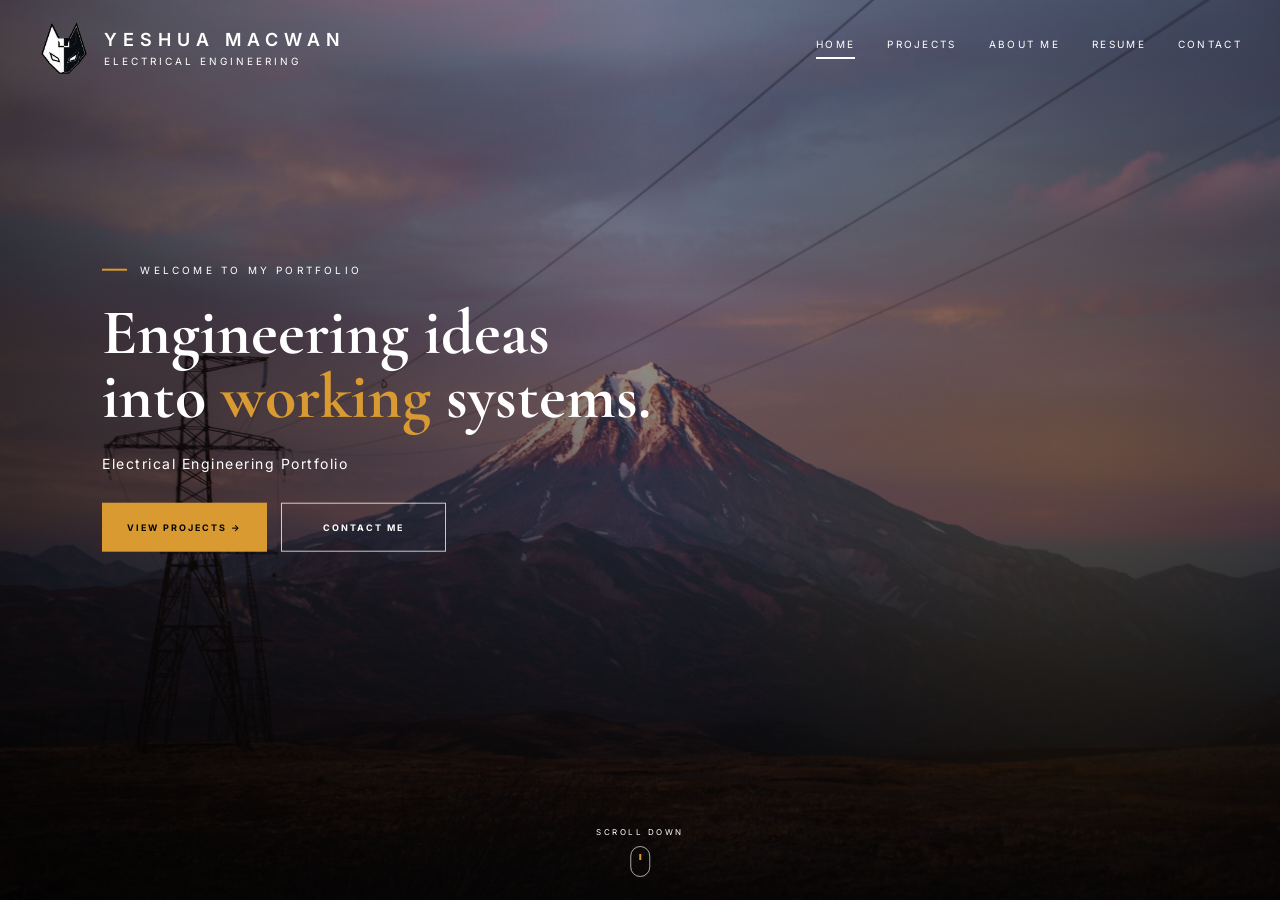
<file: index.html>
<!DOCTYPE html>
<html lang="en">
<head>
  <meta charset="UTF-8" />
  <meta name="viewport" content="width=device-width, initial-scale=1.0" />
  <title>Your Name | Electrical Engineering Portfolio</title>

  <link rel="stylesheet" href="css/global.css" />
  <link rel="stylesheet" href="css/home.css" />
</head>
<body class="home-page">

  <header class="navbar nav-dark">
    <a href="index.html" class="brand">
      <img src="assets/Logo.png" alt="Logo" />
      <div>
        <h1>YESHUA MACWAN</h1>
        <p>ELECTRICAL ENGINEERING</p>
      </div>
    </a>

    <nav>
      <a class="active" href="index.html">Home</a>
      <a href="pages/projects.html">Projects</a>
      <a href="pages/about.html">About Me</a>
      <a href="pages/resume.html">Resume</a>
      <a href="pages/contact.html">Contact</a>
    </nav>
  </header>

  <main class="home-hero">
    <div class="circuit circuit-left"></div>
    <div class="circuit circuit-right"></div>

    <section class="hero-content">
      <p class="eyebrow">Welcome to my portfolio</p>

      <h2>
        Engineering ideas<br />
        into <span>working</span> systems.
      </h2>

      <p class="subtitle">Electrical Engineering Portfolio</p>

      <div class="hero-buttons">
        <a href="pages/projects.html" class="btn btn-gold">View Projects →</a>
        <a href="pages/contact.html" class="btn btn-outline">Contact Me</a>
      </div>
    </section>

    <div class="scroll-hint">
      <p>Scroll Down</p>
      <span></span>
    </div>
  </main>

  <script src="js/main.js"></script>
</body>
</html>
</file>
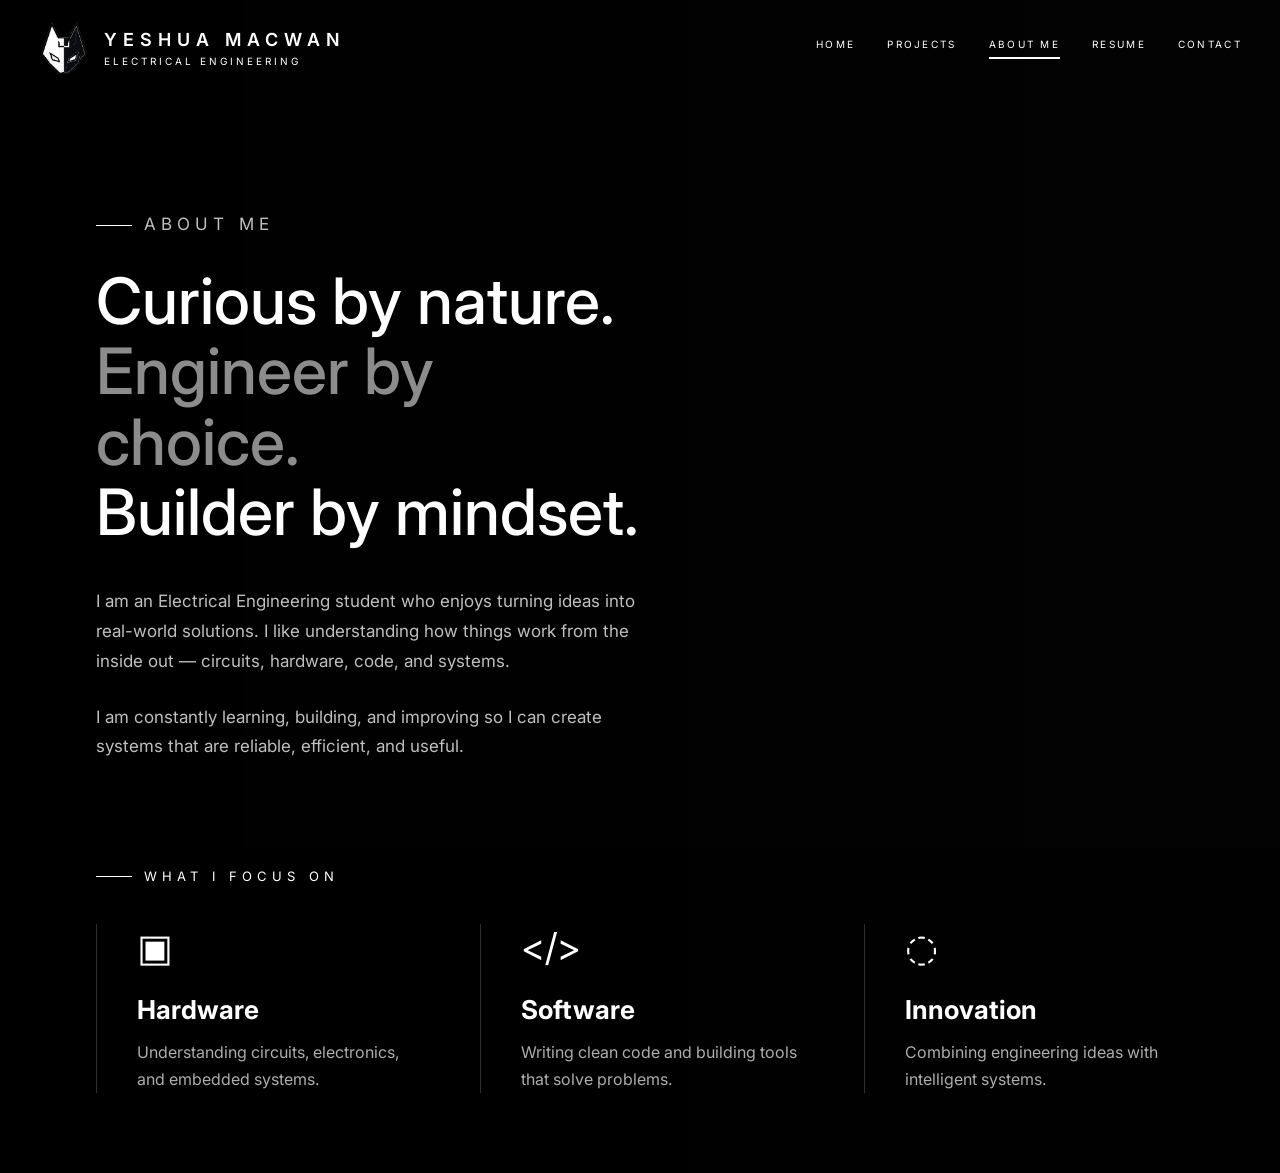
<file: pages/about.html>
<!DOCTYPE html>
<html lang="en">
<head>
  <meta charset="UTF-8" />
  <meta name="viewport" content="width=device-width, initial-scale=1.0" />
  <title>About Me | Portfolio</title>

  <link rel="stylesheet" href="../css/global.css" />
  <link rel="stylesheet" href="../css/about.css" />
</head>
<body class="about-page">

  <header class="navbar nav-dark">
    <a href="../index.html" class="brand">
      <img src="../assets/Logo.png" alt="Logo" />
      <div>
        <h1>YESHUA MACWAN</h1>
        <p>ELECTRICAL ENGINEERING</p>
      </div>
    </a>

    <nav>
      <a href="../index.html">Home</a>
      <a href="projects.html">Projects</a>
      <a class="active" href="about.html">About Me</a>
      <a href="resume.html">Resume</a>
      <a href="contact.html">Contact</a>
    </nav>
  </header>

  <main class="about-hero">
    <section class="about-text">
      <p class="about-label">About Me</p>

      <h2>
        Curious by nature.<br />
        <span>Engineer by choice.</span><br />
        Builder by mindset.
      </h2>

      <p>
        I am an Electrical Engineering student who enjoys turning ideas
        into real-world solutions. I like understanding how things work
        from the inside out — circuits, hardware, code, and systems.
      </p>

      <p>
        I am constantly learning, building, and improving so I can create
        systems that are reliable, efficient, and useful.
      </p>
    </section>

    <section class="focus-section">
      <p class="focus-label">What I Focus On</p>

      <div class="focus-grid">
        <article>
          <div class="icon">▣</div>
          <h3>Hardware</h3>
          <p>Understanding circuits, electronics, and embedded systems.</p>
        </article>

        <article>
          <div class="icon">&lt;/&gt;</div>
          <h3>Software</h3>
          <p>Writing clean code and building tools that solve problems.</p>
        </article>

        <article>
          <div class="icon">◌</div>
          <h3>Innovation</h3>
          <p>Combining engineering ideas with intelligent systems.</p>
        </article>
      </div>
    </section>
  </main>

  <script src="../js/main.js"></script>
</body>
</html>
</file>
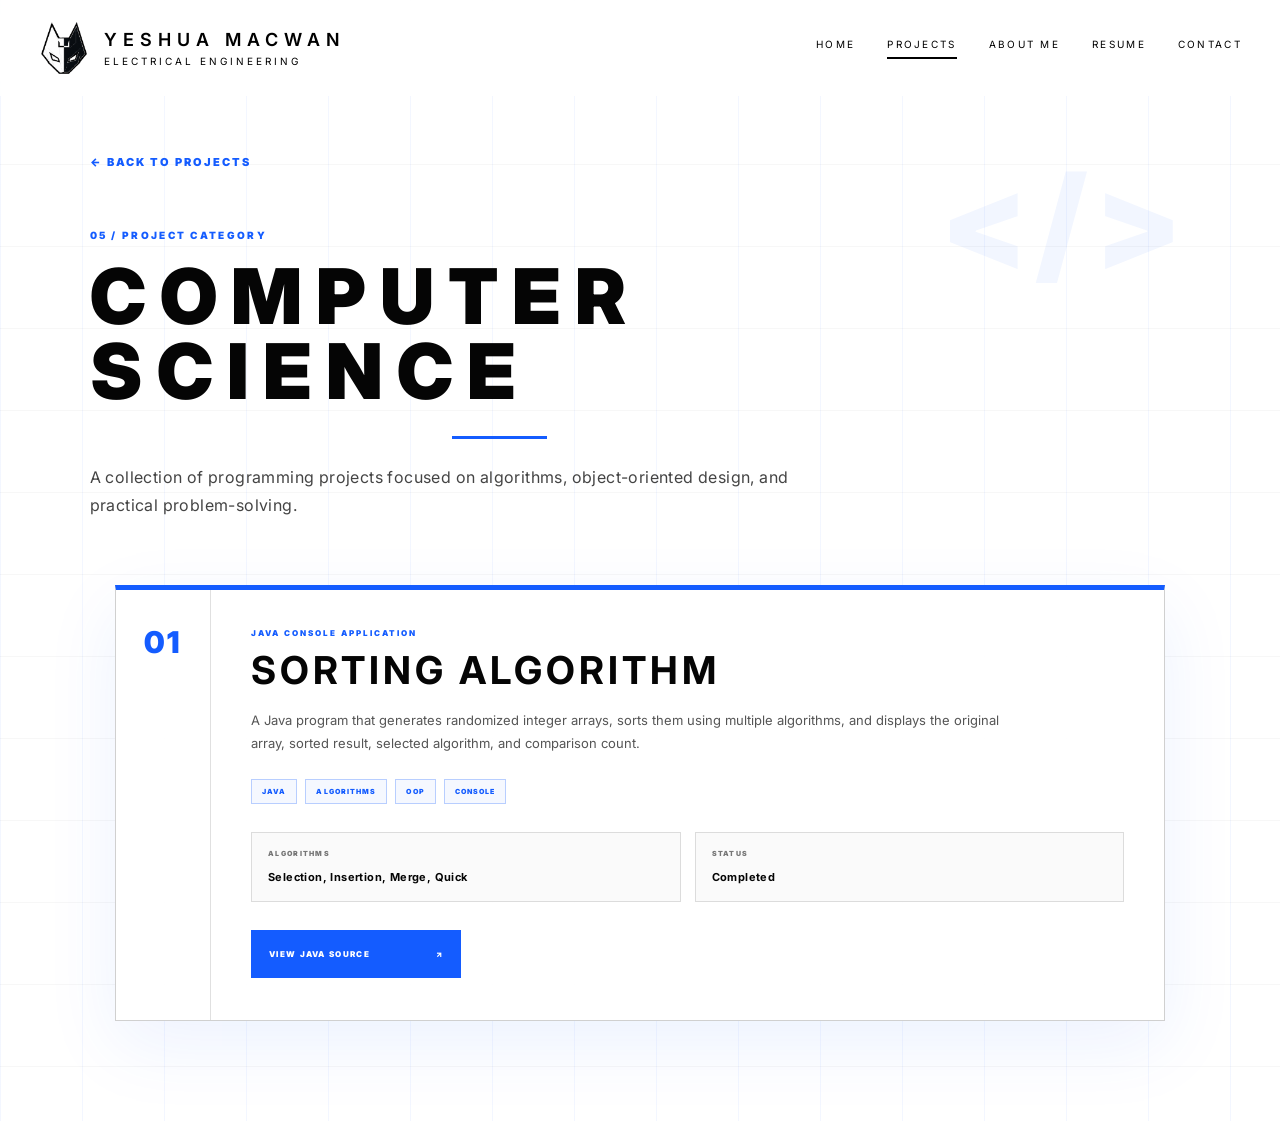
<file: pages/computer-science.html>
<!DOCTYPE html>
<html lang="en">

<head>
  <meta charset="UTF-8" />

  <meta
    name="viewport"
    content="width=device-width, initial-scale=1.0"
  />

  <title>Computer Science | Portfolio</title>

  <!--
    Version numbers force GitHub Pages and the browser
    to load the newest CSS instead of an older cached copy.
  -->
  <link
    rel="stylesheet"
    href="../css/global.css?v=4"
  />

  <link
    rel="stylesheet"
    href="../css/computer-science.css?v=4"
  />
</head>

<body class="cs-page">

  <!-- =============================
       NAVIGATION
       ============================= -->

  <header class="navbar nav-light">

    <a
      href="../index.html"
      class="brand"
    >

      <img
        src="../assets/Logo.png"
        alt="Portfolio logo"
      />

      <div>
        <h1>YESHUA MACWAN</h1>
        <p>ELECTRICAL ENGINEERING</p>
      </div>

    </a>

    <nav>
      <a href="../index.html">
        Home
      </a>

      <a
        class="active"
        href="projects.html"
      >
        Projects
      </a>

      <a href="about.html">
        About Me
      </a>

      <a href="resume.html">
        Resume
      </a>

      <a href="contact.html">
        Contact
      </a>
    </nav>

  </header>

  <!-- =============================
       MAIN CONTENT
       ============================= -->

  <main class="cs-main">

    <a
      href="projects.html"
      class="back-link"
    >
      ← Back to Projects
    </a>

    <!-- =============================
         PAGE TITLE
         ============================= -->

    <section class="cs-title">

      <p class="section-label">
        05 / Project Category
      </p>

      <h2>
        Computer<br />
        Science
      </h2>

      <span class="title-line"></span>

      <p class="cs-description">
        A collection of programming projects focused on algorithms,
        object-oriented design, and practical problem-solving.
      </p>

    </section>

    <!-- =============================
         PROJECT 01
         ============================= -->

    <section class="project-card">

      <div class="project-number">
        01
      </div>

      <div class="project-content">

        <p class="project-type">
          Java Console Application
        </p>

        <h3>
          Sorting Algorithm
        </h3>

        <p class="project-description">
          A Java program that generates randomized integer arrays,
          sorts them using multiple algorithms, and displays the
          original array, sorted result, selected algorithm, and
          comparison count.
        </p>

        <div class="project-tags">

          <span>
            Java
          </span>

          <span>
            Algorithms
          </span>

          <span>
            OOP
          </span>

          <span>
            Console
          </span>

        </div>

        <div class="project-details">

          <div>

            <span>
              Algorithms
            </span>

            <strong>
              Selection, Insertion, Merge, Quick
            </strong>

          </div>

          <div>

            <span>
              Status
            </span>

            <strong>
              Completed
            </strong>

          </div>

        </div>

        <a
          href="https://github.com/Cy4her/Portfolio/tree/main/pages/CSC%20Projects/SortingAlgorithm"
          class="source-button"
          target="_blank"
          rel="noopener noreferrer"
        >
          View Java Source

          <span aria-hidden="true">
            ↗
          </span>
        </a>

      </div>

    </section>

  </main>

  <!--
    Version number also prevents an older cached JavaScript file
    from being reused.
  -->
  <script src="../js/main.js?v=4"></script>

</body>
</html>
</file>
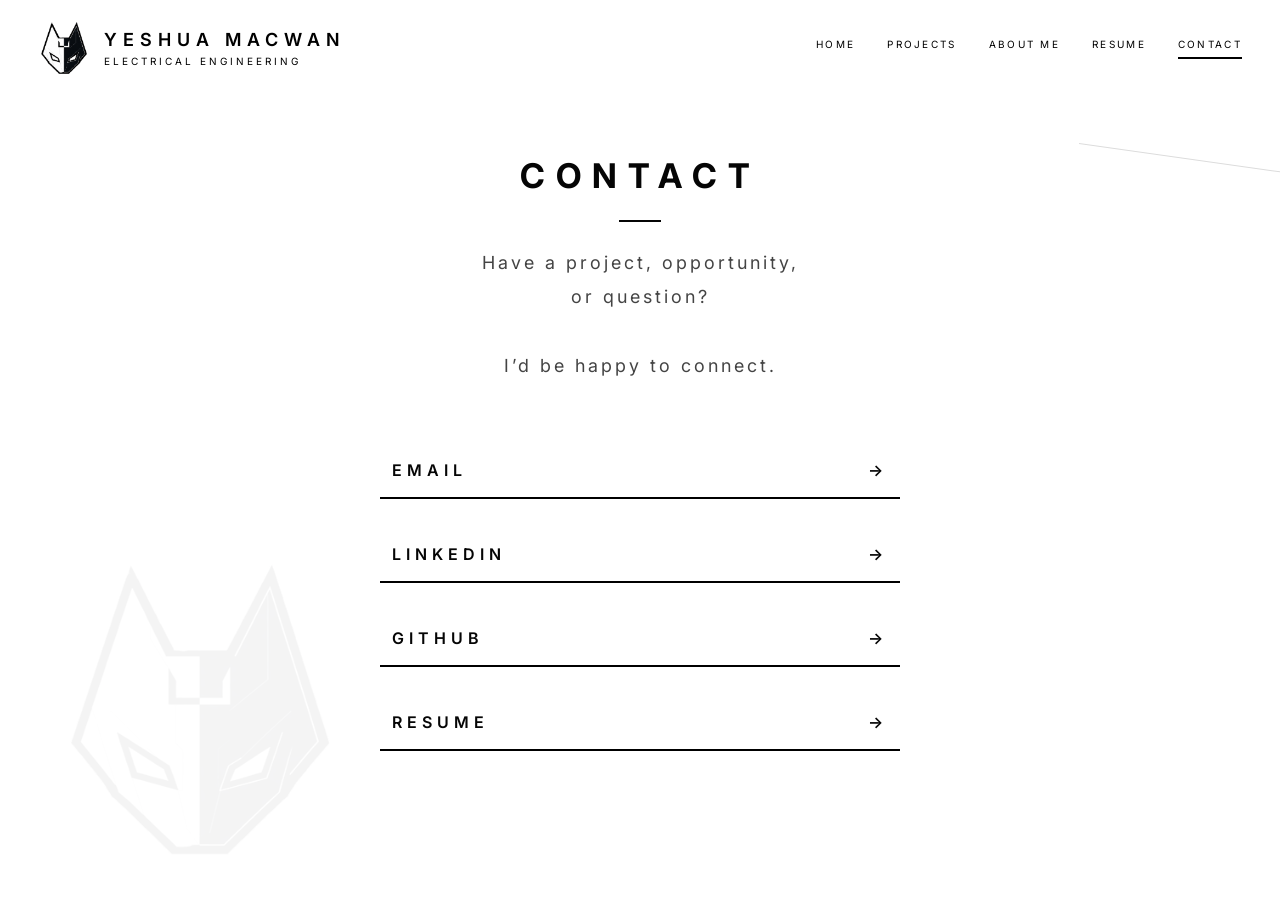
<file: pages/contact.html>
<!DOCTYPE html>
<html lang="en">
<head>
  <meta charset="UTF-8" />
  <meta name="viewport" content="width=device-width, initial-scale=1.0" />
  <title>Contact | Portfolio</title>

  <link rel="stylesheet" href="../css/global.css" />
  <link rel="stylesheet" href="../css/contact.css" />
</head>
<body class="contact-page">

  <header class="navbar nav-light">
    <a href="../index.html" class="brand">
      <img src="../assets/Logo.png" alt="Logo" />
      <div>
        <h1>YESHUA MACWAN</h1>
        <p>ELECTRICAL ENGINEERING</p>
      </div>
    </a>

    <nav>
      <a href="../index.html">Home</a>
      <a href="projects.html">Projects</a>
      <a href="about.html">About Me</a>
      <a href="resume.html">Resume</a>
      <a class="active" href="contact.html">Contact</a>
    </nav>
  </header>

  <main class="minimal-page">
    <img class="watermark" src="../assets/Logo.png" alt="" />

    <section class="page-title">
      <h2>CONTACT</h2>
      <div class="title-line"></div>
      <p>
        Have a project, opportunity,<br />
        or question?<br /><br />
        I’d be happy to connect.
      </p>
    </section>

    <section class="contact-links">
  <a href="mailto:your.email@example.com">
    Email <span>→</span>
  </a>

  <a
    href="https://www.linkedin.com/in/yeshua-macwan-068724256/"
    target="_blank"
    rel="noopener noreferrer">
    LinkedIn <span>→</span>
  </a>

  <a
  href="https://github.com/Cy4her"
  target="_blank"
  rel="noopener noreferrer"
>
  GitHub <span>→</span>
</a>

  <a href="resume.html">
    Resume <span>→</span>
  </a>
</section>
  </main>

  <script src="../js/main.js"></script>
</body>
</html>
</file>
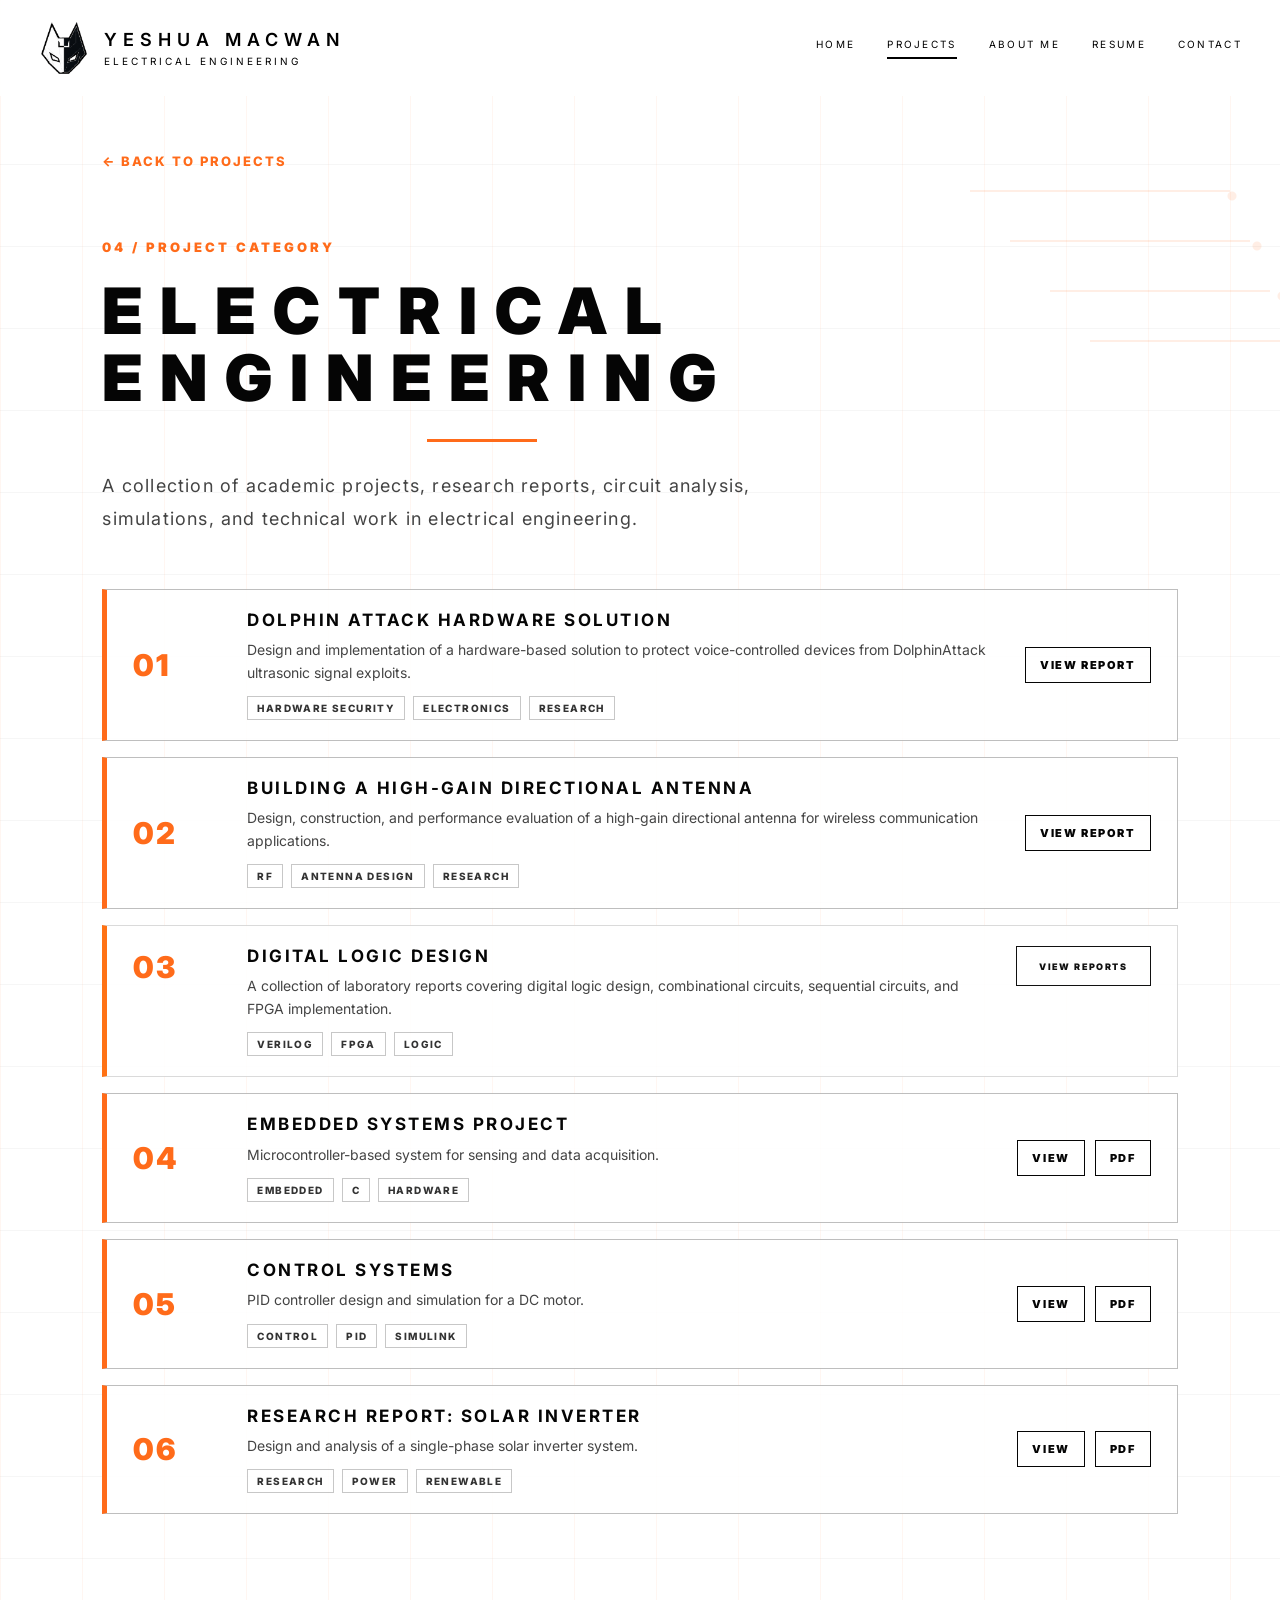
<file: pages/electrical.html>
<!DOCTYPE html>
<html lang="en">
<head>
  <meta charset="UTF-8" />
  <meta name="viewport" content="width=device-width, initial-scale=1.0" />

  <title>Electrical Engineering | Portfolio</title>

  <link rel="stylesheet" href="../css/global.css" />
  <link rel="stylesheet" href="../css/electrical.css" />
</head>

<body class="electrical-page">

  <header class="navbar nav-light">
    <a href="../index.html" class="brand">
      <img src="../assets/Logo.png" alt="Logo" />
      <div>
        <h1>YESHUA MACWAN</h1>
        <p>ELECTRICAL ENGINEERING</p>
      </div>
    </a>

    <nav>
      <a href="../index.html">Home</a>
      <a class="active" href="projects.html">Projects</a>
      <a href="about.html">About Me</a>
      <a href="resume.html">Resume</a>
      <a href="contact.html">Contact</a>
    </nav>
  </header>

  <main class="ee-main">

    <a href="projects.html" class="back-link">← Back to Projects</a>

    <section class="ee-title">
      <p class="section-label">04 / Project Category</p>

      <h2>Electrical<br>Engineering</h2>

      <span class="title-line"></span>

      <p class="ee-description">
        A collection of academic projects, research reports, circuit analysis,
        simulations, and technical work in electrical engineering.
      </p>
    </section>

    <section class="ee-list">

      <article class="ee-item">
  <span class="ee-number">01</span>

  <div class="ee-content">
    <h3>Dolphin Attack Hardware Solution</h3>

    <p>
      Design and implementation of a hardware-based solution to protect
      voice-controlled devices from DolphinAttack ultrasonic signal exploits.
    </p>

    <div class="ee-tags">
      <span>Hardware Security</span>
      <span>Electronics</span>
      <span>Research</span>
    </div>
  </div>

  <div class="ee-actions">
  <a href="EEE-Projects/EEE117L - Dolphin Attack Technical Report.pdf"
     target="_blank"
     rel="noopener noreferrer">
    View Report
  </a>
</div>
</article>

<article class="ee-item">
  <span class="ee-number">02</span>

  <div class="ee-content">
    <h3>Building a High-Gain Directional Antenna</h3>

    <p>
      Design, construction, and performance evaluation of a high-gain directional
      antenna for wireless communication applications.
    </p>

    <div class="ee-tags">
      <span>RF</span>
      <span>Antenna Design</span>
      <span>Research</span>
    </div>
  </div>

  <div class="ee-actions">
  <a href="EEE-Projects/EEE 161 Final Project Report 1.2.pdf"
     target="_blank"
     rel="noopener noreferrer">
    View Report
  </a>
</div>
</article>

      <!-- =========================================
     DIGITAL LOGIC DESIGN
     ========================================= -->

<article class="ee-item logic-project">

  <span class="ee-number">
    03
  </span>

  <div class="ee-content">

    <h3>
      Digital Logic Design
    </h3>

    <p>
      A collection of laboratory reports covering digital logic design,
      combinational circuits, sequential circuits, and FPGA implementation.
    </p>

    <div class="ee-tags">
      <span>Verilog</span>
      <span>FPGA</span>
      <span>Logic</span>
    </div>

    <!-- REPORTS -->

    <div
      class="report-list"
      id="logic-reports"
    >

      <!-- LAB 01 -->

      <a
        href="EEE-Projects/EEE%2064/EEE-64_Lab_Report_1.pdf"
        target="_blank"
        rel="noopener noreferrer"
      >
        <span class="report-code">
          PDF
        </span>

        <span class="report-name">
          Lab 01 — Logic Gates
        </span>

        <span class="report-open">
          Open
        </span>
      </a>

      <!-- LAB 02 -->

      <a
        href="EEE-Projects/EEE%2064/EEE_64_Lab_Report_2.pdf"
        target="_blank"
        rel="noopener noreferrer"
      >
        <span class="report-code">
          PDF
        </span>

        <span class="report-name">
          Lab 02 — Multiplexer
        </span>

        <span class="report-open">
          Open
        </span>
      </a>

      <!-- LAB 03 -->

      <a
        href="EEE-Projects/EEE%2064/EEE_64_Lab_Report_3.pdf"
        target="_blank"
        rel="noopener noreferrer"
      >
        <span class="report-code">
          PDF
        </span>

        <span class="report-name">
          Lab 03 — Seven Segment Display
        </span>

        <span class="report-open">
          Open
        </span>
      </a>

      <!-- LAB 04 -->

      <a
        href="EEE-Projects/EEE%2064/EEE_64_Lab_Report_4.pdf"
        target="_blank"
        rel="noopener noreferrer"
      >
        <span class="report-code">
          PDF
        </span>

        <span class="report-name">
          Lab 04 — Full Adder
        </span>

        <span class="report-open">
          Open
        </span>
      </a>

      <!-- LAB 05 -->

      <a
        href="EEE-Projects/EEE%2064/EEE_64_Lab_report_5.pdf"
        target="_blank"
        rel="noopener noreferrer"
      >
        <span class="report-code">
          PDF
        </span>

        <span class="report-name">
          Lab 05 — 4-bit Ripple Carry Adder
        </span>

        <span class="report-open">
          Open
        </span>
      </a>

      <!-- LAB 06 -->

      <a
        href="EEE-Projects/EEE%2064/EEE_64_Lab_report_6.pdf"
        target="_blank"
        rel="noopener noreferrer"
      >
        <span class="report-code">
          PDF
        </span>

        <span class="report-name">
          Lab 06 — 1-bit Comparator
        </span>

        <span class="report-open">
          Open
        </span>
      </a>

      <!-- LAB 07 -->

      <a
        href="EEE-Projects/EEE%2064/EEE_64_Lab_Report_7.pdf"
        target="_blank"
        rel="noopener noreferrer"
      >
        <span class="report-code">
          PDF
        </span>

        <span class="report-name">
          Lab 07 — 2-bit Comparator
        </span>

        <span class="report-open">
          Open
        </span>
      </a>

      <!-- LAB 08 -->

      <a
        href="EEE-Projects/EEE%2064/EEE_64_LAB_Report_8.pdf"
        target="_blank"
        rel="noopener noreferrer"
      >
        <span class="report-code">
          PDF
        </span>

        <span class="report-name">
          Lab 08 — Digital Logic Laboratory
        </span>

        <span class="report-open">
          Open
        </span>
      </a>

    </div>

  </div>

  <!-- VIEW REPORTS BUTTON -->

  <div class="ee-actions">

    <button
      class="toggle-reports"
      type="button"
      aria-expanded="false"
      aria-controls="logic-reports"
    >
      View Reports
    </button>

  </div>

</article>

      <article class="ee-item">
        <span class="ee-number">04</span>
        <div class="ee-content">
          <h3>Embedded Systems Project</h3>
          <p>Microcontroller-based system for sensing and data acquisition.</p>
          <div class="ee-tags">
            <span>Embedded</span>
            <span>C</span>
            <span>Hardware</span>
          </div>
        </div>
        <div class="ee-actions">
          <a href="#">View</a>
          <a href="#">PDF</a>
        </div>
      </article>

      <article class="ee-item">
        <span class="ee-number">05</span>
        <div class="ee-content">
          <h3>Control Systems</h3>
          <p>PID controller design and simulation for a DC motor.</p>
          <div class="ee-tags">
            <span>Control</span>
            <span>PID</span>
            <span>Simulink</span>
          </div>
        </div>
        <div class="ee-actions">
          <a href="#">View</a>
          <a href="#">PDF</a>
        </div>
      </article>

      <article class="ee-item">
        <span class="ee-number">06</span>
        <div class="ee-content">
          <h3>Research Report: Solar Inverter</h3>
          <p>Design and analysis of a single-phase solar inverter system.</p>
          <div class="ee-tags">
            <span>Research</span>
            <span>Power</span>
            <span>Renewable</span>
          </div>
        </div>
        <div class="ee-actions">
          <a href="#">View</a>
          <a href="#">PDF</a>
        </div>
      </article>

    </section>

  </main>

  <script src="../js/main.js"></script>
</body>
</html>
</file>
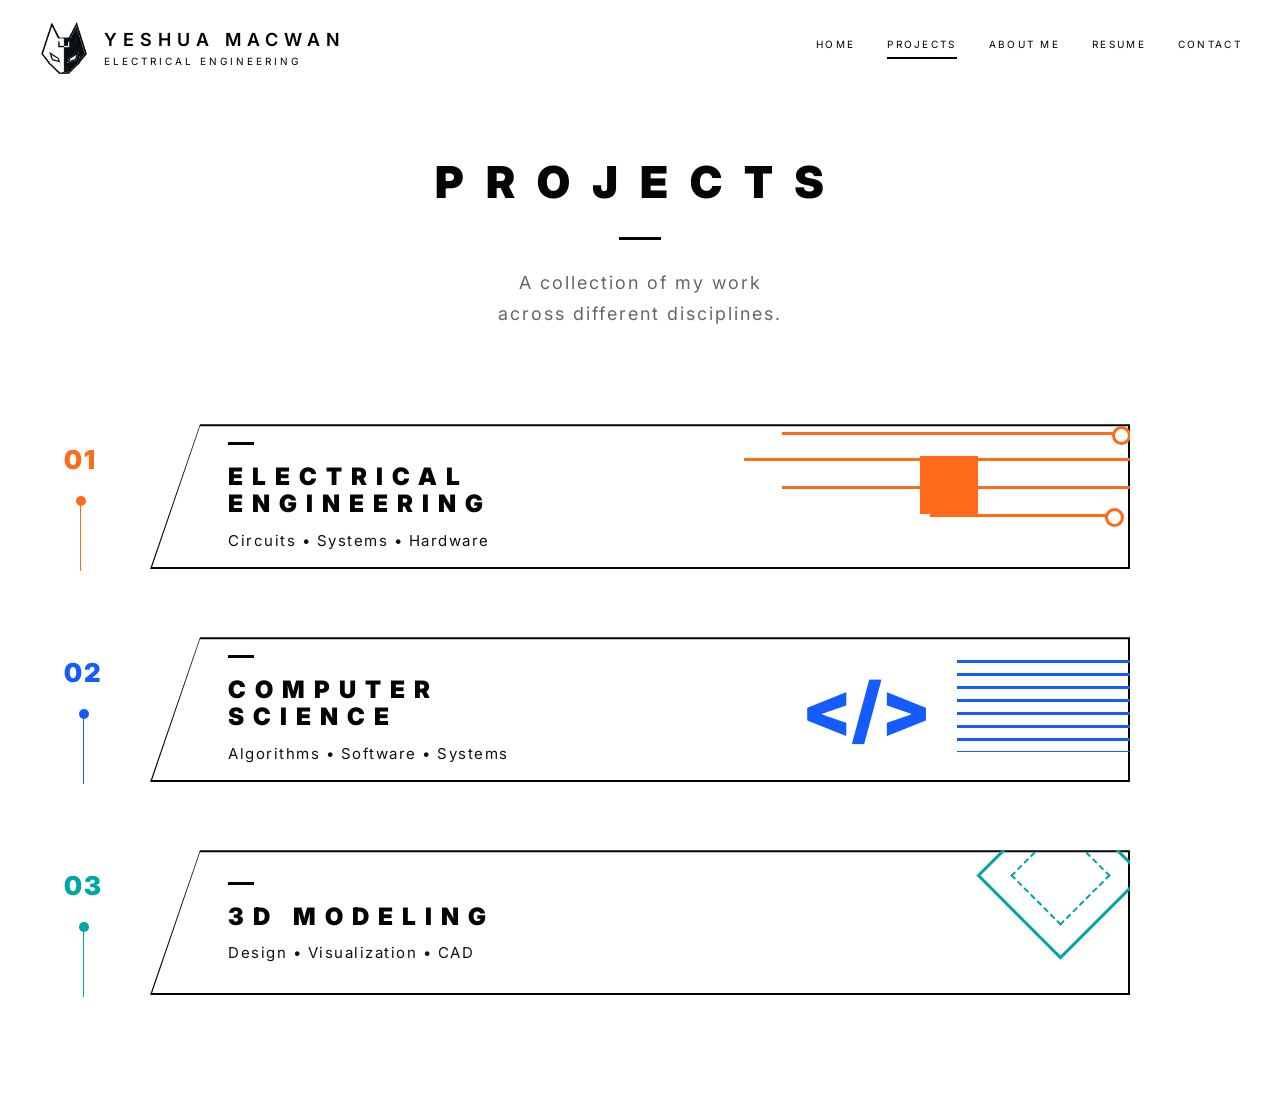
<file: pages/projects.html>
<!DOCTYPE html>
<html lang="en">
<head>
  <meta charset="UTF-8" />

  <meta
    name="viewport"
    content="width=device-width, initial-scale=1.0"
  />

  <title>Projects | Portfolio</title>

  <link rel="stylesheet" href="../css/global.css" />
  <link rel="stylesheet" href="../css/projects.css" />
</head>

<body class="projects-page">

  <header class="navbar nav-light">

    <a href="../index.html" class="brand">
      <img
        src="../assets/Logo.png"
        alt="Portfolio logo"
      />

      <div>
        <h1>YESHUA MACWAN</h1>
        <p>ELECTRICAL ENGINEERING</p>
      </div>
    </a>

    <nav>
      <a href="../index.html">Home</a>
      <a class="active" href="projects.html">Projects</a>
      <a href="about.html">About Me</a>
      <a href="resume.html">Resume</a>
      <a href="contact.html">Contact</a>
    </nav>

  </header>

  <main class="projects-main">

    <section class="projects-title">

      <h2>PROJECTS</h2>

      <span></span>

      <p>
        A collection of my work<br />
        across different disciplines.
      </p>

    </section>

    <section class="project-list">

      <!-- ===================================
           01 — ELECTRICAL ENGINEERING
           =================================== -->

      <a
        href="electrical.html"
        class="project-card orange"
      >

        <span class="project-index">
          01
        </span>

        <div class="project-box">

          <span class="project-fill"></span>

          <div class="project-text">

            <span class="small-line"></span>

            <h3>
              ELECTRICAL<br />
              ENGINEERING
            </h3>

            <p>
              Circuits • Systems • Hardware
            </p>

          </div>

          <div class="project-art circuit-art">
            <span class="chip"></span>
            <span class="trace t1"></span>
            <span class="trace t2"></span>
            <span class="trace t3"></span>
            <span class="trace t4"></span>
          </div>

        </div>

      </a>

      <!-- ===================================
           02 — COMPUTER SCIENCE
           =================================== -->

      <a
        href="computer-science.html"
        class="project-card blue"
      >

        <span class="project-index">
          02
        </span>

        <div class="project-box">

          <span class="project-fill"></span>

          <div class="project-text">

            <span class="small-line"></span>

            <h3>
              COMPUTER<br />
              SCIENCE
            </h3>

            <p>
              Algorithms • Software • Systems
            </p>

          </div>

          <div class="project-art code-art">
            <span>&lt;/&gt;</span>
            <i></i>
          </div>

        </div>

      </a>

      <!-- ===================================
           03 — 3D MODELING
           =================================== -->

      <a
        href="modeling.html"
        class="project-card cyan"
      >

        <span class="project-index">
          03
        </span>

        <div class="project-box">

          <span class="project-fill"></span>

          <div class="project-text">

            <span class="small-line"></span>

            <h3>
              3D MODELING
            </h3>

            <p>
              Design • Visualization • CAD
            </p>

          </div>

          <div class="project-art cube-art"></div>

        </div>

      </a>

      <!-- ===================================
           04 — ART
           =================================== -->

     <!-- <a
        href="art.html"
        class="project-card red"
      >

        <span class="project-index">
          04
        </span>

        <div class="project-box">

          <span class="project-fill"></span>

          <div class="project-text">

            <span class="small-line"></span>

            <h3>
              ART
            </h3>

            <p>
              Illustration • Concept • Design
            </p>

          </div>

          <div class="project-art art-face">
            <span class="head"></span>
            <span class="neck"></span>
            <span class="stroke s1"></span>
            <span class="stroke s2"></span>
            <span class="stroke s3"></span>
          </div>

        </div>

      </a> -->

      <!-- ===================================
           05 — MUSIC
           =================================== -->

      <!-- <a
        href="music.html"
        class="project-card purple"
      >

        <span class="project-index">
          05
        </span>

        <div class="project-box">

          <span class="project-fill"></span>

          <div class="project-text">

            <span class="small-line"></span>

            <h3>
              MUSIC
            </h3>

            <p>
              Composition • Production • Sound
            </p>

          </div>

          <div class="project-art music-art">
            <span class="clef">𝄞</span>
            <span class="note n1">♪</span>
            <span class="note n2">♫</span>
            <span class="wave"></span>
          </div>

        </div>

      </a>  -->

      <!-- ===================================
           FUTURE SECTION — AI & MACHINE LEARNING

           Remove the opening and closing HTML
           comment markers when you are ready
           to show this section.
           ===================================

      <a
        href="ai.html"
        class="project-card violet"
      >

        <span class="project-index">
          06
        </span>

        <div class="project-box">

          <span class="project-fill"></span>

          <div class="project-text">

            <span class="small-line"></span>

            <h3>
              AI & MACHINE<br />
              LEARNING
            </h3>

            <p>
              Models • Data • Intelligence
            </p>

          </div>

          <div class="project-art ai-art">
            <span class="node a"></span>
            <span class="node b"></span>
            <span class="node c"></span>
            <span class="node d"></span>
            <span class="node e"></span>
            <span class="node f"></span>
          </div>

        </div>

      </a>

      END FUTURE AI SECTION
      =================================== -->

    </section>

  </main>

  <script src="../js/main.js"></script>

</body>
</html>
</file>
<file: css/global.css>
@import url(
  "https://fonts.googleapis.com/css2?family=Cormorant+Garamond:wght@500;600;700&family=Inter:wght@300;400;500;600;700;800;900&display=swap"
);

:root {
  --black: #050505;
  --white: #ffffff;
  --gray: #777;
  --line: rgba(0, 0, 0, 0.18);

  --gold: #d99a32;
  --blue: #246bff;
  --red: #d83333;
  --purple: #6f35d9;
  --orange: #f08a24;
}

/* ============================= */
/* RESET */
/* ============================= */

* {
  box-sizing: border-box;

  margin: 0;
  padding: 0;
}

html {
  min-height: 100%;

  scroll-behavior: smooth;
}

body {
  min-height: 100%;

  font-family: "Inter", sans-serif;

  background: var(--white);
  color: var(--black);

  opacity: 0;

  transition:
    opacity 0.45s ease;
}

body.loaded {
  opacity: 1;
}

body.menu-open {
  overflow: hidden;
}

img {
  display: block;

  max-width: 100%;
}

a {
  color: inherit;

  text-decoration: none;
}

button,
input,
textarea,
select {
  font-family: inherit;
}

a,
button {
  transition:
    color 0.25s ease,
    background-color 0.25s ease,
    border-color 0.25s ease,
    opacity 0.25s ease,
    transform 0.25s ease,
    box-shadow 0.25s ease;
}

/* ============================= */
/* NAVBAR */
/* ============================= */

.navbar {
  position: fixed;

  top: 0;
  left: 0;

  z-index: 100;

  width: 100%;
  height: 112px;

  padding: 30px 56px;

  display: flex;

  align-items: center;
  justify-content: space-between;
}

.brand {
  position: relative;

  z-index: 300;

  display: flex;

  align-items: center;

  gap: 18px;

  min-width: 360px;
}

.brand img {
  width: 64px;
  height: 64px;

  flex-shrink: 0;

  object-fit: contain;
}

.brand h1 {
  font-size: 24px;

  font-weight: 600;

  letter-spacing: 10px;

  white-space: nowrap;
}

.brand p {
  margin-top: 7px;

  font-size: 14px;

  letter-spacing: 5px;

  white-space: nowrap;
}

.navbar nav {
  display: flex;

  align-items: center;
  justify-content: flex-end;

  gap: clamp(28px, 4vw, 54px);

  white-space: nowrap;
}

.navbar nav a {
  position: relative;

  padding-bottom: 12px;

  font-size: 14px;

  letter-spacing: 4px;

  text-transform: uppercase;
}

.navbar nav a::after {
  content: "";

  position: absolute;

  left: 0;
  bottom: 0;

  width: 0;
  height: 2px;

  background: currentColor;

  transition:
    width 0.3s ease;
}

.navbar nav a:hover::after,
.navbar nav a.active::after {
  width: 100%;
}

.nav-dark {
  color: white;
}

.nav-light {
  color: black;

  background: rgba(255, 255, 255, 0.88);

  backdrop-filter: blur(12px);
}

/* ============================= */
/* MENU BUTTON */
/* ============================= */

.menu-toggle {
  position: relative;

  z-index: 300;

  display: none;

  width: 44px;
  height: 44px;

  border: 1px solid currentColor;

  background: transparent;
  color: inherit;

  cursor: pointer;
}

.menu-toggle span {
  position: absolute;

  left: 10px;

  width: 22px;
  height: 2px;

  background: currentColor;

  transition:
    top 0.25s ease,
    transform 0.25s ease,
    opacity 0.25s ease;
}

.menu-toggle span:nth-child(1) {
  top: 13px;
}

.menu-toggle span:nth-child(2) {
  top: 21px;
}

.menu-toggle span:nth-child(3) {
  top: 29px;
}

.navbar.menu-open .menu-toggle span:nth-child(1) {
  top: 21px;

  transform: rotate(45deg);
}

.navbar.menu-open .menu-toggle span:nth-child(2) {
  opacity: 0;
}

.navbar.menu-open .menu-toggle span:nth-child(3) {
  top: 21px;

  transform: rotate(-45deg);
}

/* ============================= */
/* SHARED PAGE TITLE */
/* ============================= */

.page-title {
  padding-top: 190px;

  text-align: center;
}

.page-title h2 {
  font-size: 38px;

  font-weight: 700;

  letter-spacing: 18px;
}

.page-title p {
  line-height: 1.7;
}

.title-line {
  width: 48px;
  height: 2px;

  margin: 28px auto;

  background: currentColor;
}

/* ========================================================= */
/* LAPTOP */
/* ONLY: 1101px – 1400px */
/* ========================================================= */

@media (max-width: 1400px) and (min-width: 1101px) {

  .navbar {
    height: 96px;

    padding: 22px 38px;
  }

  .brand {
    min-width: auto;

    gap: 14px;
  }

  .brand img {
    width: 52px;
    height: 52px;
  }

  .brand h1 {
    font-size: 18px;

    letter-spacing: 6px;
  }

  .brand p {
    margin-top: 5px;

    font-size: 10px;

    letter-spacing: 3px;
  }

  .navbar nav {
    gap: clamp(20px, 2.5vw, 34px);
  }

  .navbar nav a {
    padding-bottom: 9px;

    font-size: 10px;

    letter-spacing: 2.3px;
  }

  .page-title {
    padding-top: 155px;
  }

  .page-title h2 {
    font-size: 34px;

    letter-spacing: 11px;
  }

  .page-title p {
    font-size: 13px;

    line-height: 1.6;
  }

  .title-line {
    width: 42px;

    margin: 24px auto;
  }
}

/* ========================================================= */
/* TABLET */
/* 851px – 1100px */
/* ========================================================= */

@media (max-width: 1100px) and (min-width: 851px) {

  html {
    font-size: 92%;
  }

  .navbar {
    height: 92px;

    padding: 22px 30px;
  }

  .brand {
    min-width: auto;

    gap: 12px;
  }

  .brand img {
    width: 52px;
    height: 52px;
  }

  .brand h1 {
    font-size: 18px;

    letter-spacing: 6px;
  }

  .brand p {
    font-size: 11px;

    letter-spacing: 2px;
  }

  .navbar nav {
    gap: 24px;
  }

  .navbar nav a {
    font-size: 11px;

    letter-spacing: 1.8px;
  }

  .page-title {
    padding-top: 150px;
  }

  .page-title h2 {
    font-size: clamp(30px, 5vw, 44px);

    letter-spacing: 8px;
  }

  .page-title p {
    font-size: 14px;

    line-height: 1.6;
  }
}

/* ========================================================= */
/* MOBILE NAVIGATION */
/* <= 850px */
/* ========================================================= */

@media (max-width: 850px) {

  .navbar {
    height: 78px;

    padding: 16px 24px;
  }

  .brand {
    min-width: auto;

    gap: 12px;
  }

  .brand img {
    width: 46px;
    height: 46px;
  }

  .brand h1,
  .brand p {
    display: none;
  }

  .menu-toggle {
    display: block;
  }

  .navbar nav {
    position: fixed;

    inset: 0;

    z-index: 250;

    display: flex;

    flex-direction: column;

    align-items: center;
    justify-content: center;

    gap: 42px;

    background: rgba(5, 5, 5, 0.96);

    color: white;

    transform: translateX(100%);

    transition:
      transform 0.35s ease;
  }

  .navbar.menu-open nav {
    transform: translateX(0);
  }

  .navbar.menu-open {
    color: white;

    background: transparent;

    backdrop-filter: none;
  }

  .navbar nav a {
    padding-bottom: 10px;

    color: white;

    font-size: 22px;

    font-weight: 500;

    letter-spacing: 6px;
  }

  .page-title {
    padding-top: 130px;
  }

  .page-title h2 {
    font-size: 30px;

    letter-spacing: 8px;
  }
}

/* ========================================================= */
/* PHONE */
/* <= 650px */
/* ========================================================= */

@media (max-width: 650px) {

  html {
    font-size: 100%;
  }

  .navbar {
    height: 72px;

    padding: 14px 20px;
  }

  .brand {
    gap: 10px;
  }

  .brand img {
    display: block;

    width: 40px;
    height: 40px;

    object-fit: contain;
  }

  .menu-toggle {
    width: 42px;
    height: 42px;
  }

  .menu-toggle span {
    left: 9px;

    width: 22px;
  }

  .navbar nav {
    gap: 34px;
  }

  .navbar nav a {
    font-size: 18px;

    letter-spacing: 4px;
  }

  .page-title {
    padding-top: 115px;
  }

  .page-title h2 {
    font-size: clamp(24px, 7vw, 32px);

    line-height: 1.15;

    letter-spacing: 5px;
  }

  .page-title p {
    font-size: 12px;

    line-height: 1.5;

    letter-spacing: 0.3px;
  }

  .title-line {
    width: 30px;

    margin: 23px auto;
  }

  .section-label,
  .about-label,
  .focus-label {
    font-size: 10px;

    letter-spacing: 2px;
  }

  .back-link {
    font-size: 11px;
  }
}

/* ========================================================= */
/* VERY SMALL PHONES */
/* <= 380px */
/* ========================================================= */

@media (max-width: 380px) {

  .navbar {
    padding-left: 16px;
    padding-right: 16px;
  }

  .brand img {
    width: 38px;
    height: 38px;
  }

  .navbar nav a {
    font-size: 16px;

    letter-spacing: 3px;
  }
}
</file>
<file: css/home.css>
/* =========================================
   HOME PAGE
   ========================================= */

.home-page {
  background: #090909;
  overflow-x: hidden;
}

/* =========================================
   HERO
   ========================================= */

.home-hero {
  min-height: 100vh;

  position: relative;

  overflow: hidden;

  color: #ffffff;

  background-image:
    linear-gradient(
      90deg,
      rgba(0, 0, 0, 0.64),
      rgba(0, 0, 0, 0.25),
      rgba(0, 0, 0, 0.42)
    ),
    linear-gradient(
      to bottom,
      rgba(0, 0, 0, 0.04),
      rgba(0, 0, 0, 0.58)
    ),
    url("../assets/Background-1.jpg");

  background-size: cover;
  background-position: center;
}

.home-hero::after {
  content: "";

  position: absolute;
  inset: 0;

  background:
    radial-gradient(
      circle at 84% 50%,
      rgba(217, 154, 50, 0.16),
      transparent 36%
    ),
    linear-gradient(
      to bottom,
      transparent 58%,
      rgba(0, 0, 0, 0.58)
    );

  pointer-events: none;
}

/* =========================================
   HERO CONTENT
   ========================================= */

.hero-content {
  position: relative;
  z-index: 3;

  width: 78%;

  padding-left: 10%;
  padding-top: 37vh;

  transform: translateY(-12%);
}

/* =========================================
   EYEBROW
   ========================================= */

.eyebrow {
  position: relative;

  margin-bottom: 30px;
  padding-left: 43px;

  font-size: 12px;
  line-height: 1.4;

  letter-spacing: 4px;

  text-transform: uppercase;
}

.eyebrow::before {
  content: "";

  position: absolute;

  left: 0;
  top: 50%;

  width: 28px;
  height: 2px;

  background: var(--gold);

  transform: translateY(-50%);
}

/* =========================================
   MAIN HEADING
   ========================================= */

.hero-content h2 {
  margin-bottom: 30px;

  font-family:
    "Cormorant Garamond",
    serif;

  /* Desktop stays exactly large */
  font-size: clamp(52px, 6vw, 92px);

  font-weight: 700;

  line-height: 0.98;

  letter-spacing: 0;
}

.hero-content h2 span {
  color: var(--gold);
}

/* =========================================
   SUBTITLE
   ========================================= */

.subtitle {
  margin-bottom: 36px;

  font-size: 19px;

  line-height: 1.5;

  letter-spacing: 1.8px;
}

/* =========================================
   BUTTONS
   ========================================= */

.hero-buttons {
  display: flex;

  gap: 18px;
}

.btn {
  min-width: 190px;
  height: 54px;

  padding: 0 20px;

  display: inline-flex;

  align-items: center;
  justify-content: center;

  font-size: 10px;

  font-weight: 700;

  letter-spacing: 2.3px;

  text-align: center;

  text-transform: uppercase;

  transition:
    transform 0.3s ease,
    background-color 0.3s ease,
    color 0.3s ease,
    box-shadow 0.3s ease;
}

.btn-gold {
  background: var(--gold);

  color: #050505;
}

.btn-gold:hover {
  transform: translateY(-3px);

  box-shadow:
    0 12px 32px rgba(217, 154, 50, 0.28);
}

.btn-outline {
  border: 1px solid rgba(255, 255, 255, 0.75);

  color: #ffffff;
}

.btn-outline:hover {
  background: #ffffff;

  color: #050505;
}

/* =========================================
   SCROLL HINT
   ========================================= */

.scroll-hint {
  position: absolute;

  z-index: 4;

  left: 50%;
  bottom: 27px;

  transform: translateX(-50%);

  text-align: center;

  text-transform: uppercase;

  letter-spacing: 2.5px;

  font-size: 8px;
}

.scroll-hint p {
  margin-bottom: 9px;

  font-size: inherit;
}

.scroll-hint span {
  display: block;

  position: relative;

  width: 20px;
  height: 31px;

  margin: 0 auto;

  border: 1px solid rgba(255, 255, 255, 0.65);

  border-radius: 15px;
}

.scroll-hint span::after {
  content: "";

  position: absolute;

  left: 50%;
  top: 7px;

  width: 2px;
  height: 6px;

  background: var(--gold);

  transform: translateX(-50%);

  animation: scroll-dot 1.7s ease-in-out infinite;
}

@keyframes scroll-dot {
  0% {
    opacity: 0;

    transform:
      translateX(-50%)
      translateY(0);
  }

  30% {
    opacity: 1;
  }

  75% {
    opacity: 1;

    transform:
      translateX(-50%)
      translateY(9px);
  }

  100% {
    opacity: 0;

    transform:
      translateX(-50%)
      translateY(12px);
  }
}

/* =========================================================
   LAPTOP ONLY
   1101px - 1400px
   ========================================================= */

@media (max-width: 1400px) and (min-width: 1101px) {

  .hero-content {
    width: 74%;

    padding-left: 8%;
    padding-top: 36vh;

    transform: translateY(-10%);
  }

  .eyebrow {
    margin-bottom: 24px;

    padding-left: 38px;

    font-size: 10px;

    letter-spacing: 3.2px;
  }

  .eyebrow::before {
    width: 25px;
  }

  .hero-content h2 {
    margin-bottom: 24px;

    /*
      Laptop version only.

      Desktop remains 52px–92px.
    */
    font-size: clamp(46px, 5vw, 68px);

    line-height: 1;
  }

  .subtitle {
    margin-bottom: 29px;

    font-size: 14px;

    letter-spacing: 1.5px;
  }

  .hero-buttons {
    gap: 14px;
  }

  .btn {
    min-width: 165px;

    height: 49px;

    font-size: 9px;

    letter-spacing: 2px;
  }

  .scroll-hint {
    bottom: 23px;
  }
}

/* =========================================================
   SMALL LAPTOP / LARGE TABLET
   901px - 1100px
   ========================================================= */

@media (max-width: 1100px) and (min-width: 901px) {

  .hero-content {
    width: 78%;

    padding-left: 7%;
    padding-top: 35vh;

    transform: translateY(-8%);
  }

  .eyebrow {
    margin-bottom: 22px;

    font-size: 10px;

    letter-spacing: 3px;
  }

  .hero-content h2 {
    margin-bottom: 22px;

    font-size: clamp(44px, 5.4vw, 62px);
  }

  .subtitle {
    margin-bottom: 28px;

    font-size: 13px;
  }

  .btn {
    min-width: 165px;

    height: 48px;

    font-size: 9px;
  }
}

/* =========================================================
   TABLET
   ========================================================= */

@media (max-width: 900px) and (min-width: 651px) {

  .hero-content {
    width: 82%;

    padding-left: 7%;
    padding-top: 34vh;

    transform: none;
  }

  .eyebrow {
    font-size: 10px;

    letter-spacing: 3px;
  }

  .hero-content h2 {
    font-size: clamp(42px, 6vw, 60px);
  }

  .subtitle {
    font-size: 13px;
  }

  .btn {
    min-width: 165px;

    height: 50px;

    font-size: 9px;
  }
}

/* =========================================================
   PHONE
   ========================================================= */

@media (max-width: 650px) {

  .home-hero {
    min-height: 100svh;

    background-position: 57% center;
  }

  .hero-content {
    width: 90%;

    padding-left: 7%;
    padding-top: 35vh;

    transform: none;
  }

  .eyebrow {
    margin-bottom: 20px;

    padding-left: 32px;

    font-size: 8px;

    letter-spacing: 2px;
  }

  .eyebrow::before {
    width: 22px;
  }

  .hero-content h2 {
    margin-bottom: 20px;

    font-size: clamp(34px, 9.5vw, 47px);

    line-height: 1.02;
  }

  .subtitle {
    margin-bottom: 27px;

    font-size: 10px;

    letter-spacing: 1.2px;
  }

  .hero-buttons {
    flex-direction: column;

    width: min(230px, 100%);

    gap: 10px;
  }

  .btn {
    width: 100%;

    min-width: 0;

    height: 46px;

    font-size: 8px;

    letter-spacing: 1.6px;
  }

  .scroll-hint {
    bottom: 20px;

    font-size: 7px;

    letter-spacing: 2px;
  }
}
</file>
<file: css/about.css>
.about-page {
  background: #050505;
  color: white;
}

.about-hero {
  min-height: 100vh;
  padding-top: 130px;
  background:
    linear-gradient(90deg, rgba(0,0,0,0.98) 0%, rgba(0,0,0,0.82) 38%, rgba(0,0,0,0.35)),
    url("https://images.unsplash.com/photo-1516321318423-f06f85e504b3?auto=format&fit=crop&w=2200&q=80");
  background-size: cover;
  background-position: center right;
}

.about-text {
  max-width: 650px;
  padding: 80px 0 60px 7.5%;
}

.about-label,
.focus-label {
  position: relative;
  padding-left: 48px;
  text-transform: uppercase;
  letter-spacing: 5px;
  font-size: 13px;
  margin-bottom: 34px;
}

.about-label::before,
.focus-label::before {
  content: "";
  position: absolute;
  left: 0;
  top: 50%;
  width: 36px;
  height: 1px;
  background: white;
}

.about-text h2 {
  font-size: clamp(42px, 5vw, 72px);
  line-height: 1.1;
  font-weight: 500;
  margin-bottom: 40px;
}

.about-text h2 span {
  color: rgba(255,255,255,0.55);
}

.about-text p {
  font-size: 17px;
  line-height: 1.75;
  color: rgba(255,255,255,0.75);
  margin-bottom: 26px;
}

.focus-section {
  padding: 20px 7.5% 80px;
  background: rgba(0,0,0,0.72);
}

.focus-grid {
  display: grid;
  grid-template-columns: repeat(3, 1fr);
  gap: 64px;
  margin-top: 40px;
}

.focus-grid article {
  border-left: 1px solid rgba(255,255,255,0.18);
  padding-left: 40px;
}

.icon {
  font-size: 38px;
  margin-bottom: 24px;
}

.focus-grid h3 {
  font-size: 26px;
  margin-bottom: 14px;
}

.focus-grid p {
  color: rgba(255,255,255,0.68);
  line-height: 1.7;
}

@media (max-width: 850px) {
  .focus-grid {
    grid-template-columns: 1fr;
  }

  .about-text {
    padding: 180px 28px 40px;
  }
}



@media (max-width: 650px) {
  .about-hero {
    padding-top: 0;
    min-height: auto;
    background-position: center top;
  }

  .about-text {
    padding: 170px 28px 50px;
    max-width: 100%;
  }

  .about-label {
    font-size: 11px !important;
    letter-spacing: 3px !important;
    margin-bottom: 28px;
  }

  .about-text h2 {
    font-size: 36px !important;
    line-height: 1.18;
    letter-spacing: 4px;
    margin-bottom: 34px;
  }

  .about-text p {
    font-size: 15px !important;
    line-height: 1.75 !important;
    letter-spacing: 0.8px !important;
    margin-bottom: 24px;
  }

  .focus-section {
    padding: 45px 28px 70px;
  }
}
</file>
<file: css/computer-science.css>
.cs-page {
  width: 100%;
  overflow-x: hidden;

  background: #ffffff;
  color: #050505;
}

/* ============================= */
/* PAGE */
/* ============================= */

.cs-main {
  position: relative;

  width: 100%;
  min-height: 100vh;

  padding: 150px 7vw 100px;

  overflow: hidden;

  background:
    linear-gradient(
      90deg,
      rgba(20, 92, 255, 0.05) 0 1px,
      transparent 1px
    ),
    linear-gradient(
      rgba(0, 0, 0, 0.03) 0 1px,
      transparent 1px
    ),
    #ffffff;

  background-size: 82px 82px;
}

.cs-main::after {
  content: "</>";

  position: absolute;
  right: 7vw;
  top: 145px;

  color: rgba(20, 92, 255, 0.055);

  font-size: clamp(80px, 10vw, 150px);
  font-weight: 900;
  letter-spacing: 8px;

  pointer-events: none;
}

/* ============================= */
/* BACK LINK */
/* ============================= */

.back-link {
  position: relative;
  z-index: 2;

  display: inline-block;

  margin-bottom: 60px;

  color: #145cff;

  font-size: 11px;
  font-weight: 900;
  letter-spacing: 2px;
  text-transform: uppercase;

  transition:
    color 0.2s ease,
    transform 0.2s ease;
}

.back-link:hover {
  color: #050505;

  transform: translateX(-4px);
}

/* ============================= */
/* TITLE */
/* ============================= */

.cs-title {
  position: relative;
  z-index: 2;

  max-width: 820px;
  margin-bottom: 65px;
}

.section-label {
  margin-bottom: 18px;

  color: #145cff;

  font-size: 10px;
  font-weight: 900;
  letter-spacing: 2.3px;
  text-transform: uppercase;
}

.cs-title h2 {
  margin-bottom: 26px;

  font-size: clamp(48px, 6vw, 82px);
  font-weight: 900;
  line-height: 0.98;
  letter-spacing: 14px;
  text-transform: uppercase;
}

.title-line {
  display: block;

  width: 95px;
  height: 3px;
  margin-bottom: 24px;

  background: #145cff;
}

.cs-description {
  max-width: 700px;

  color: #444444;

  font-size: 16px;
  line-height: 1.8;
  letter-spacing: 0.4px;
}

/* ============================= */
/* PROJECT CARD */
/* ============================= */

.project-card {
  position: relative;
  z-index: 2;

  width: min(1050px, 100%);
  margin: 0 auto;

  display: grid;
  grid-template-columns: 95px minmax(0, 1fr);

  border: 1px solid rgba(0, 0, 0, 0.18);
  border-top: 5px solid #145cff;

  background: rgba(255, 255, 255, 0.97);

  box-shadow:
    0 24px 70px rgba(20, 92, 255, 0.08);
}

.project-number {
  padding: 34px 24px;

  display: flex;
  align-items: flex-start;
  justify-content: center;

  border-right: 1px solid rgba(0, 0, 0, 0.12);

  color: #145cff;

  font-size: 30px;
  font-weight: 900;
  letter-spacing: 2px;
}

.project-content {
  padding: 38px 40px 42px;
}

.project-type {
  margin-bottom: 10px;

  color: #145cff;

  font-size: 8px;
  font-weight: 900;
  letter-spacing: 2px;
  text-transform: uppercase;
}

.project-content h3 {
  margin-bottom: 17px;

  font-size: clamp(25px, 3vw, 40px);
  line-height: 1.15;
  letter-spacing: 4px;
  text-transform: uppercase;
}

.project-description {
  max-width: 760px;
  margin-bottom: 24px;

  color: #555555;

  font-size: 13px;
  line-height: 1.75;
}

.project-tags {
  margin-bottom: 28px;

  display: flex;
  flex-wrap: wrap;
  gap: 8px;
}

.project-tags span {
  padding: 7px 10px;

  border: 1px solid rgba(20, 92, 255, 0.27);

  background: rgba(20, 92, 255, 0.04);
  color: #145cff;

  font-size: 7px;
  font-weight: 900;
  letter-spacing: 1.1px;
  text-transform: uppercase;
}

.project-details {
  margin-bottom: 28px;

  display: grid;
  grid-template-columns: repeat(2, minmax(0, 1fr));
  gap: 14px;
}

.project-details > div {
  padding: 16px;

  border: 1px solid rgba(0, 0, 0, 0.12);

  background: #fafafa;
}

.project-details span {
  display: block;
  margin-bottom: 7px;

  color: #777777;

  font-size: 7px;
  font-weight: 900;
  letter-spacing: 1.3px;
  text-transform: uppercase;
}

.project-details strong {
  font-size: 11px;
  line-height: 1.5;
  letter-spacing: 0.4px;
}

.source-button {
  min-width: 210px;
  min-height: 48px;
  padding: 0 18px;

  display: inline-flex;
  align-items: center;
  justify-content: space-between;
  gap: 24px;

  background: #145cff;
  color: #ffffff;

  font-size: 8px;
  font-weight: 900;
  letter-spacing: 1.3px;
  text-transform: uppercase;

  transition:
    background 0.2s ease,
    transform 0.2s ease;
}

.source-button:hover {
  background: #050505;

  transform: translateY(-3px);
}

/* ============================= */
/* TABLET */
/* ============================= */

@media (max-width: 900px) {
  .cs-main {
    padding: 125px 6vw 80px;
  }

  .cs-main::after {
    top: 125px;
    right: 3vw;
  }

  .cs-title h2 {
    font-size: 48px;
    letter-spacing: 9px;
  }
}

/* ============================= */
/* MOBILE */
/* ============================= */

@media (max-width: 650px) {
  .cs-main {
    padding: 100px 14px 65px;

    background-size: 50px 50px;
  }

  .cs-main::after {
    display: none;
  }

  .back-link {
    margin-bottom: 35px;

    font-size: 8px;
    letter-spacing: 1.2px;
  }

  .cs-title {
    margin-bottom: 42px;
  }

  .section-label {
    margin-bottom: 13px;

    font-size: 7px;
    letter-spacing: 1.4px;
  }

  .cs-title h2 {
    margin-bottom: 19px;

    font-size: 31px;
    line-height: 1.04;
    letter-spacing: 5px;
  }

  .title-line {
    width: 65px;
    height: 2px;
    margin-bottom: 18px;
  }

  .cs-description {
    font-size: 9px;
    line-height: 1.65;
  }

  .project-card {
    grid-template-columns: 1fr;

    border-top-width: 4px;
  }

  .project-number {
    padding: 18px 20px;

    justify-content: flex-start;

    border-right: 0;
    border-bottom: 1px solid rgba(0, 0, 0, 0.12);

    font-size: 20px;
  }

  .project-content {
    padding: 22px 18px 24px;
  }

  .project-type {
    font-size: 6px;
    letter-spacing: 1.1px;
  }

  .project-content h3 {
    font-size: 18px;
    line-height: 1.2;
    letter-spacing: 2px;
  }

  .project-description {
    font-size: 8px;
    line-height: 1.65;
  }

  .project-tags {
    gap: 6px;
  }

  .project-tags span {
    padding: 6px 7px;

    font-size: 5.5px;
    letter-spacing: 0.6px;
  }

  .project-details {
    grid-template-columns: 1fr;
    gap: 9px;
  }

  .project-details > div {
    padding: 12px;
  }

  .project-details span {
    font-size: 6px;
  }

  .project-details strong {
    font-size: 8px;
  }

  .source-button {
    width: 100%;
    min-width: 0;
    min-height: 45px;

    font-size: 7px;
  }
}
</file>
<file: css/contact.css>
.minimal-page {
  min-height: 100vh;
  position: relative;
  overflow: hidden;
}

.minimal-page::after {
  content: "";
  position: absolute;
  right: -40px;
  top: 160px;
  width: 240px;
  height: 480px;
  border-right: 1px solid rgba(0,0,0,0.14);
  border-top: 1px solid rgba(0,0,0,0.14);
  transform: skewY(8deg);
}

.minimal-page .page-title p {
  font-size: 18px;
  color: #444;
  line-height: 1.9;
  letter-spacing: 3px;
}

.watermark {
  position: absolute;
  left: 70px;
  bottom: 45px;
  width: 260px;
  opacity: 0.045;
}

.contact-links {
  width: min(520px, 82vw);
  margin: 60px auto 0;
  display: flex;
  flex-direction: column;
  gap: 28px;
}

.contact-links a {
  position: relative;
  height: 56px;
  display: flex;
  justify-content: space-between;
  align-items: center;
  border-bottom: 2px solid black;
  text-transform: uppercase;
  letter-spacing: 5px;
  font-weight: 600;
  padding: 0 12px;
  overflow: hidden;
}

.contact-links a::before {
  content: "";
  position: absolute;
  inset: 0;
  background: rgba(36,107,255,0.1);
  transform: scaleX(0);
  transform-origin: left;
  transition: 0.3s ease;
  z-index: -1;
}

.contact-links a:hover::before {
  transform: scaleX(1);
}

.contact-links a:hover {
  color: var(--blue);
  border-color: var(--blue);
}


/* ============================= */
/* CONTACT MOBILE SIZE FIX */
/* ============================= */

@media (max-width: 650px) {
  .contact-main {
    min-height: 100vh;
    padding: 110px 22px 55px;
  }

  .contact-main .page-title {
    padding-top: 0;
    margin-bottom: 34px;
  }

  .contact-main .page-title h2 {
    font-size: 28px !important;
    line-height: 1.1 !important;
    letter-spacing: 5px !important;
  }

  .contact-main .page-title p {
    max-width: 310px;
    margin: 0 auto;

    font-size: 12px !important;
    line-height: 1.55 !important;
    letter-spacing: 0.4px !important;
  }

  .contact-links {
    width: 100%;
    max-width: 360px;
    margin: 32px auto 0;

    gap: 12px;
  }

  .contact-links a {
    min-height: 54px;
    padding: 0 18px;

    font-size: 11px !important;
    letter-spacing: 2px !important;
  }

  .contact-links a span {
    font-size: 15px;
  }

  .watermark {
    width: 130px;
    opacity: 0.025;
  }
}

/* =========================================
   CONTACT MOBILE
   ========================================= */

@media (max-width: 650px) {

  .minimal-page{
      min-height:100vh;
      padding:110px 20px 50px;
  }

  .minimal-page::after{
      display:none;
  }

  .minimal-page .page-title{
      padding-top:0;
      margin-bottom:28px;
      text-align:center;
  }

  .minimal-page .page-title h2{
      font-size:28px !important;
      line-height:1.1 !important;
      letter-spacing:5px !important;
  }

  .minimal-page .title-line{
      width:30px;
      margin:18px auto 24px;
  }

  /* Make the paragraph match the Resume page */
  .minimal-page .page-title p{
      max-width:290px;
      margin:0 auto;

      font-size:12px !important;
      line-height:1.55 !important;
      letter-spacing:.35px !important;
      color:#666 !important;
  }

  .contact-links{
      width:280px;
      margin:28px auto 0;

      display:flex;
      flex-direction:column;
      gap:14px;
  }

  .contact-links a{
      position:relative;

      width:100%;
      height:48px;
      min-height:48px;

      display:flex;
      align-items:center;
      justify-content:center;

      padding:0;

      text-align:center;

      border-bottom:1.5px solid #050505;

      font-size:10px !important;
      font-weight:700;
      letter-spacing:2px !important;
      text-transform:uppercase;
  }

  .contact-links a span{
      position:absolute;
      right:14px;

      font-size:13px;
  }

  .watermark{
      width:120px;
      left:20px;
      bottom:20px;
      opacity:.02;
  }

}
</file>
<file: css/electrical.css>
.electrical-page {
  background: #ffffff;
  color: #050505;
}

.ee-main {
  position: relative;

  min-height: 100vh;
  padding: 150px 8vw 90px;

  overflow: hidden;

  background:
    linear-gradient(
      90deg,
      rgba(255, 107, 26, 0.06) 0 1px,
      transparent 1px
    ),
    linear-gradient(
      rgba(0, 0, 0, 0.035) 0 1px,
      transparent 1px
    ),
    #ffffff;

  background-size: 82px 82px;
}

.ee-main::after {
  content: "";

  position: absolute;
  right: -40px;
  top: 150px;

  width: 390px;
  height: 390px;

  opacity: 0.11;

  pointer-events: none;

  background:
    linear-gradient(#ff6b1a, #ff6b1a)
      40px 40px / 260px 2px no-repeat,
    linear-gradient(#ff6b1a, #ff6b1a)
      80px 90px / 240px 2px no-repeat,
    linear-gradient(#ff6b1a, #ff6b1a)
      120px 140px / 220px 2px no-repeat,
    linear-gradient(#ff6b1a, #ff6b1a)
      160px 190px / 200px 2px no-repeat,
    radial-gradient(
      circle,
      #ff6b1a 0 4px,
      transparent 5px
    )
      290px 34px / 24px 24px no-repeat,
    radial-gradient(
      circle,
      #ff6b1a 0 4px,
      transparent 5px
    )
      315px 84px / 24px 24px no-repeat,
    radial-gradient(
      circle,
      #ff6b1a 0 4px,
      transparent 5px
    )
      340px 134px / 24px 24px no-repeat,
    radial-gradient(
      circle,
      #ff6b1a 0 4px,
      transparent 5px
    )
      360px 184px / 24px 24px no-repeat;
}

/* ============================= */
/* BACK LINK */
/* ============================= */

.electrical-page .back-link {
  display: inline-block;

  margin-bottom: 70px;

  color: #ff6b1a;

  font-size: 13px;
  font-weight: 800;
  letter-spacing: 2px;
  text-transform: uppercase;
}

/* ============================= */
/* TITLE */
/* ============================= */

.ee-title {
  position: relative;
  z-index: 2;

  max-width: 760px;
  margin-bottom: 54px;
}

.electrical-page .section-label {
  margin-bottom: 22px;

  color: #ff6b1a;

  font-size: 13px;
  font-weight: 900;
  letter-spacing: 3px;
  text-transform: uppercase;
}

.ee-title h2 {
  margin-bottom: 28px;

  font-size: clamp(42px, 5vw, 78px);
  font-weight: 900;
  line-height: 1.05;
  letter-spacing: 18px;
  text-transform: uppercase;
}

.ee-title .title-line {
  display: block;

  width: 110px;
  height: 3px;
  margin-bottom: 28px;

  background: #ff6b1a;
}

.ee-description {
  color: #444444;

  font-size: 18px;
  line-height: 1.8;
  letter-spacing: 1.2px;
}

/* ============================= */
/* PROJECT LIST */
/* ============================= */

.ee-list {
  position: relative;
  z-index: 2;

  display: flex;
  flex-direction: column;
  gap: 16px;
}

.ee-item {
  min-height: 96px;
  padding: 20px 26px;

  display: grid;
  grid-template-columns: 90px minmax(0, 1fr) auto;
  gap: 24px;
  align-items: center;

  border: 1px solid rgba(0, 0, 0, 0.25);
  border-left: 5px solid #ff6b1a;

  background: rgba(255, 255, 255, 0.86);

  transition:
    transform 0.25s ease,
    border-color 0.25s ease,
    box-shadow 0.25s ease;
}

.ee-number {
  color: #ff6b1a;

  font-size: 30px;
  font-weight: 900;
  letter-spacing: 2px;
}

.ee-content h3 {
  margin-bottom: 8px;

  font-size: 17px;
  line-height: 1.25;
  letter-spacing: 2.5px;
  text-transform: uppercase;
}

.ee-content p {
  margin-bottom: 12px;

  color: #444444;

  font-size: 14px;
  line-height: 1.6;
}

/* ============================= */
/* TAGS */
/* ============================= */

.ee-tags {
  display: flex;
  flex-wrap: wrap;
  gap: 8px;
}

.ee-tags span {
  padding: 5px 9px;

  border: 1px solid rgba(0, 0, 0, 0.22);

  color: #333333;

  font-size: 10px;
  font-weight: 800;
  letter-spacing: 1.4px;
  text-transform: uppercase;
}

/* ============================= */
/* ACTIONS */
/* ============================= */

.ee-actions {
  display: flex;
  gap: 10px;
}

.ee-actions a {
  padding: 10px 14px;

  border: 1px solid #050505;

  font-size: 11px;
  font-weight: 900;
  letter-spacing: 1.6px;
  text-transform: uppercase;
}

.ee-item:hover {
  border-color: #ff6b1a;

  transform: translateX(6px);

  box-shadow:
    0 12px 30px rgba(0, 0, 0, 0.05);
}

.ee-item:hover .ee-actions a {
  border-color: #ff6b1a;
  color: #ff6b1a;
}

/* ============================= */
/* LOGIC PROJECT */
/* ============================= */

.logic-project {
  border: 1px solid rgba(0, 0, 0, 0.14);
  border-left: 5px solid #ff7214;
}

/* ============================= */
/* REPORT LIST */
/* ============================= */

.report-list {
  display: none;

  max-width: 760px;
  margin-top: 24px;

  border-top: 1px solid rgba(0, 0, 0, 0.14);
}

.report-list.show {
  display: block;
}

.report-list a {
  min-height: 48px;
  padding: 10px 4px;

  display: grid;
  grid-template-columns: 46px minmax(0, 1fr) auto;
  gap: 14px;
  align-items: center;

  color: #111111;

  border-bottom: 1px solid rgba(0, 0, 0, 0.12);

  transition:
    color 0.2s ease,
    padding-left 0.2s ease,
    background-color 0.2s ease;
}

.report-list a:hover {
  padding-left: 8px;

  color: #ff7214;

  background: rgba(255, 114, 20, 0.035);
}

.report-code {
  width: 38px;
  height: 22px;

  display: inline-flex;
  align-items: center;
  justify-content: center;

  border: 1px solid rgba(0, 0, 0, 0.2);

  color: #555555;

  font-size: 8px;
  font-weight: 800;
  letter-spacing: 1.2px;
}

.report-name {
  font-size: 13px;
  font-weight: 600;
  letter-spacing: 0.5px;
}

.report-open {
  color: #777777;

  font-size: 9px;
  font-weight: 800;
  letter-spacing: 1.5px;
  text-transform: uppercase;
}

.report-list a:hover .report-code,
.report-list a:hover .report-open {
  color: #ff7214;
  border-color: #ff7214;
}

/* ============================= */
/* DIGITAL LOGIC REPORT LIST */
/* ============================= */

.logic-project {
  align-items: start;
}

.logic-project .ee-number {
  padding-top: 3px;
}

.report-list {
  width: 100%;
  max-width: 820px;

  max-height: 0;
  margin-top: 0;

  overflow: hidden;

  opacity: 0;

  border-top: 0 solid rgba(0, 0, 0, 0.14);

  transition:
    max-height 0.45s ease,
    opacity 0.3s ease,
    margin-top 0.35s ease,
    border-width 0.35s ease;
}

/*
  IMPORTANT:
  This height is intentionally large enough for
  every report in the collection.
*/

.report-list.show {
  max-height: 1000px;
  margin-top: 24px;

  opacity: 1;

  border-top-width: 1px;
}

.report-list a {
  width: 100%;
  min-height: 52px;
  padding: 11px 7px;

  display: grid;
  grid-template-columns:
    48px
    minmax(0, 1fr)
    55px;

  gap: 14px;
  align-items: center;

  border-bottom: 1px solid rgba(0, 0, 0, 0.11);

  color: #111111;

  transition:
    color 0.2s ease,
    padding-left 0.2s ease,
    background-color 0.2s ease;
}

.report-list a:hover {
  padding-left: 12px;

  background: rgba(255, 107, 26, 0.045);

  color: #ff6b1a;
}

.report-code {
  width: 38px;
  height: 23px;

  display: inline-flex;
  align-items: center;
  justify-content: center;

  border: 1px solid rgba(0, 0, 0, 0.2);

  color: #555555;

  font-size: 8px;
  font-weight: 900;
  letter-spacing: 1px;

  transition:
    color 0.2s ease,
    border-color 0.2s ease;
}

.report-name {
  min-width: 0;

  font-size: 12px;
  font-weight: 650;
  line-height: 1.45;
  letter-spacing: 0.35px;
}

.report-open {
  justify-self: end;

  color: #777777;

  font-size: 8px;
  font-weight: 900;
  letter-spacing: 1.2px;
  text-transform: uppercase;

  transition: color 0.2s ease;
}

.report-list a:hover .report-code {
  border-color: #ff6b1a;

  color: #ff6b1a;
}

.report-list a:hover .report-open {
  color: #ff6b1a;
}

/* ============================= */
/* VIEW REPORTS BUTTON */
/* ============================= */

.toggle-reports {
  min-width: 135px;
  min-height: 40px;
  padding: 0 15px;

  border: 1px solid #111111;
  border-radius: 0;

  background: transparent;
  color: #111111;

  font-family: inherit;
  font-size: 9px;
  font-weight: 900;
  letter-spacing: 1.4px;
  text-transform: uppercase;

  cursor: pointer;

  transition:
    background-color 0.2s ease,
    color 0.2s ease,
    border-color 0.2s ease;
}

.toggle-reports:hover,
.toggle-reports[aria-expanded="true"] {
  border-color: #ff6b1a;

  background: #ff6b1a;
  color: #ffffff;
}

/* ============================= */
/* TABLET */
/* ============================= */

@media (max-width: 1050px) {
  .ee-main {
    padding: 125px 6vw 80px;
  }

  .ee-main::after {
    right: -120px;
    top: 170px;

    transform: scale(0.78);
    transform-origin: top right;
  }

  .ee-title {
    max-width: 680px;
    margin-bottom: 48px;
  }

  .ee-title h2 {
    font-size: 44px;
    line-height: 1.08;
    letter-spacing: 10px;
  }

  .ee-description {
    font-size: 15px;
    line-height: 1.7;
  }

  .ee-item {
    grid-template-columns: 72px minmax(0, 1fr);
    gap: 18px;

    padding: 22px 24px;
  }

  .ee-actions {
    grid-column: 2;

    justify-content: flex-start;
  }
}

/* ============================= */
/* MOBILE */
/* ============================= */

@media (max-width: 650px) {
  .electrical-page {
    overflow-x: hidden;
  }

  .ee-main {
    width: 100%;
    min-height: 100vh;

    padding: 105px 18px 65px;

    overflow-x: hidden;

    background-size: 52px 52px;
  }

  .ee-main::after {
    right: -190px;
    top: 185px;

    opacity: 0.055;

    transform: scale(0.55);
    transform-origin: top right;
  }

  .electrical-page .back-link {
    margin-bottom: 38px;

    font-size: 9px;
    line-height: 1.4;
    letter-spacing: 1.4px;
  }

  .ee-title {
    width: 100%;
    max-width: 100%;

    margin-bottom: 46px;
  }

  .electrical-page .section-label {
    margin-bottom: 16px;

    font-size: 9px;
    line-height: 1.4;
    letter-spacing: 1.8px;
  }

  .ee-title h2 {
    max-width: 100%;
    margin-bottom: 22px;

    font-size: clamp(30px, 9.2vw, 39px);
    line-height: 1.08;
    letter-spacing: 4px;

    overflow-wrap: anywhere;
  }

  .ee-title .title-line {
    width: 72px;
    height: 3px;
    margin: 0 0 22px;
  }

  .ee-description {
    max-width: 100%;

    color: #4a4a4a;

    font-size: 11px;
    line-height: 1.7;
    letter-spacing: 0.4px;
  }

  .ee-list {
    width: min(100%, 360px);
    margin: 0 auto;

    gap: 26px;
  }

  .ee-item {
    width: 94%;
    min-height: 0;
    margin: 0 auto;
    padding: 22px 20px 20px;

    display: grid;
    grid-template-columns: 1fr;
    gap: 14px;

    border: 1px solid rgba(0, 0, 0, 0.2);
    border-left: 4px solid #ff6b1a;

    background: rgba(255, 255, 255, 0.94);

    box-shadow:
      0 12px 30px rgba(0, 0, 0, 0.035);
  }

  .ee-item:hover {
    transform: none;
  }

  .ee-number {
    font-size: 26px;
    line-height: 1;
    letter-spacing: 1px;
  }

  .ee-content h3 {
    max-width: 260px;
    margin-bottom: 10px;

    font-size: 14px;
    line-height: 1.25;
    letter-spacing: 2px;
  }

  .ee-content p {
    max-width: 290px;
    margin-bottom: 15px;

    color: #4d4d4d;

    font-size: 10px;
    line-height: 1.65;
    letter-spacing: 0.15px;
  }

  .ee-tags {
    gap: 7px;
  }

  .ee-tags span {
    padding: 5px 7px;

    font-size: 7px;
    line-height: 1.2;
    letter-spacing: 0.9px;
  }

  .ee-actions {
    width: 100%;

    display: flex;
    flex-direction: column;
    gap: 9px;
  }

  .ee-actions a,
  .toggle-reports {
    width: 100%;
    min-height: 42px;
    padding: 0 12px;

    display: flex;
    align-items: center;
    justify-content: center;

    font-size: 8px;
    line-height: 1;
    letter-spacing: 1.3px;
    text-align: center;
  }

  .logic-project {
    border-left-width: 4px;
  }

  .report-list {
    width: 100%;
    max-width: 100%;

    margin-top: 17px;
  }

  .report-list a {
    min-height: 50px;
    padding: 9px 3px;

    grid-template-columns: 36px minmax(0, 1fr);
    gap: 10px;
  }

  .report-code {
    width: 34px;
    height: 22px;

    font-size: 7px;
    letter-spacing: 0.8px;
  }

  .report-name {
    min-width: 0;

    font-size: 9px;
    line-height: 1.45;
    letter-spacing: 0.2px;

    overflow-wrap: anywhere;
  }

  .report-open {
    display: none;
  }
}

/* ============================= */
/* VERY SMALL PHONES */
/* ============================= */

@media (max-width: 380px) {
  .ee-main {
    padding-left: 14px;
    padding-right: 14px;
  }

  .ee-title h2 {
    font-size: 29px;
    letter-spacing: 3px;
  }

  .ee-list {
    width: 100%;
  }

  .ee-item {
    width: 96%;
    padding: 19px 16px 18px;
  }

  .ee-content h3 {
    font-size: 13px;
    letter-spacing: 1.5px;
  }
}
</file>
<file: css/projects.css>
.projects-page {
  background: #ffffff;
  color: #050505;
}

.projects-main {
  min-height: 100vh;
  padding: 155px 0 120px;
}

/* ============================= */
/* PAGE TITLE */
/* ============================= */

.projects-title {
  margin-bottom: 95px;
  text-align: center;
}

.projects-title h2 {
  font-size: 44px;
  font-weight: 900;
  letter-spacing: 22px;
}

.projects-title span {
  display: block;

  width: 42px;
  height: 3px;
  margin: 28px auto;

  background: #050505;
}

.projects-title p {
  color: #666666;

  font-size: 18px;
  line-height: 1.7;
  letter-spacing: 2px;
}

/* ============================= */
/* PROJECT LIST */
/* ============================= */

.project-list {
  width: min(980px, 80vw);
  margin: 0 auto;

  display: flex;
  flex-direction: column;
  gap: 68px;
}

.project-card {
  position: relative;

  display: block;

  color: #050505;
}

/* ============================= */
/* PROJECT NUMBERS */
/* ============================= */

.project-index {
  position: absolute;
  left: -86px;
  top: 20px;

  font-size: 26px;
  font-weight: 900;
  letter-spacing: 2px;
}

.project-index::before {
  content: "";

  position: absolute;
  left: 50%;
  top: 52px;

  width: 10px;
  height: 10px;

  background: currentColor;
  border-radius: 50%;

  transform: translateX(-50%);
}

.project-index::after {
  content: "";

  display: block;

  width: 1px;
  height: 66px;
  margin: 30px auto 0;

  background: currentColor;
}

/* ============================= */
/* CLEAN ANGLED PROJECT BOX */
/* ============================= */

.project-box {
  --cut: 50px;
  --border-size: 2px;

  position: relative;
  isolation: isolate;

  height: 145px;
  padding: 24px 72px 24px 78px;

  display: flex;
  align-items: center;

  overflow: hidden;

  background: #050505;

  clip-path: polygon(
    var(--cut) 0,
    100% 0,
    100% 100%,
    0 100%
  );
}

/*
  Inner white layer creates one continuous border.
  This prevents the angled corner from separating
  when the browser is zoomed.
*/

.project-box::before {
  content: "";

  position: absolute;
  inset: var(--border-size);
  z-index: 0;

  background: #ffffff;

  clip-path: polygon(
    calc(var(--cut) - var(--border-size)) 0,
    100% 0,
    100% 100%,
    0 100%
  );

  pointer-events: none;
}

/* ============================= */
/* HOVER FILL */
/* ============================= */

.project-fill {
  position: absolute;
  inset: var(--border-size);
  z-index: 1;

  background: currentColor;

  clip-path: polygon(
    calc(var(--cut) - var(--border-size)) 0,
    100% 0,
    100% 100%,
    0 100%
  );

  opacity: 0;

  pointer-events: none;

  transition: opacity 0.3s ease;
}

.project-card:hover .project-fill,
.project-card:focus-visible .project-fill {
  opacity: 0.08;
}

.project-card:hover .project-box,
.project-card:focus-visible .project-box {
  background: currentColor;
}

/* ============================= */
/* PROJECT TEXT */
/* ============================= */

.project-text {
  position: relative;
  z-index: 3;

  color: #050505;
}

.small-line {
  display: block;

  width: 26px;
  height: 3px;
  margin-bottom: 18px;

  background: #050505;
}

.project-text h3 {
  margin-bottom: 12px;

  font-size: 24px;
  font-weight: 900;
  line-height: 1.15;
  letter-spacing: 9px;
}

.project-text p {
  color: #111111;

  font-size: 15px;
  line-height: 1.45;
  letter-spacing: 1.5px;
}

/* ============================= */
/* CATEGORY COLORS */
/* ============================= */

.cyan {
  color: #00a6a6;
}

.blue {
  color: #145cff;
}

.red {
  color: #c91d1d;
}

.purple {
  color: #6526c9;
}

.orange {
  color: #ff6b1a;
}

.violet {
  color: #5420a8;
}

/* ============================= */
/* PROJECT ART */
/* ============================= */

.project-art {
  position: absolute;
  z-index: 4;

  pointer-events: none;
}

/* ============================= */
/* 3D MODELING ART */
/* ============================= */

.cube-art {
  right: -28px;
  top: -72px;

  width: 195px;
  height: 195px;
}

.cube-art::before {
  content: "";

  position: absolute;
  inset: 38px;

  border: 3px solid currentColor;

  transform: rotate(45deg);
}

.cube-art::after {
  content: "";

  position: absolute;
  inset: 62px;

  border: 2px dashed currentColor;

  transform: rotate(45deg);
}

/* ============================= */
/* ART */
/* ============================= */

.art-face {
  right: -25px;
  top: -42px;

  width: 330px;
  height: 170px;
}

.head {
  position: absolute;

  right: 132px;
  top: 8px;

  width: 96px;
  height: 96px;

  border: 4px solid currentColor;
  border-radius: 58% 42% 45% 55%;
}

.neck {
  position: absolute;

  right: 145px;
  top: 82px;

  width: 90px;
  height: 48px;

  border-left: 4px solid currentColor;
  border-bottom: 4px solid currentColor;

  transform: skewX(-20deg);
}

.stroke {
  position: absolute;

  height: 4px;

  background: currentColor;

  transform: skewX(-26deg);
}

.s1 {
  right: 0;
  bottom: 32px;

  width: 250px;
}

.s2 {
  right: 22px;
  bottom: 54px;

  width: 210px;
}

.s3 {
  right: 60px;
  bottom: 76px;

  width: 160px;
}

/* ============================= */
/* MUSIC */
/* ============================= */

.music-art {
  right: -10px;
  top: -46px;

  width: 370px;
  height: 170px;
}

.clef {
  position: absolute;

  left: 120px;
  top: -6px;

  font-size: 136px;
  line-height: 1;
}

.note {
  position: absolute;

  font-size: 50px;
}

.n1 {
  right: 88px;
  top: 30px;
}

.n2 {
  right: 28px;
  top: 62px;
}

.wave {
  position: absolute;

  left: 8px;
  top: 88px;

  width: 305px;
  height: 3px;

  background:
    repeating-linear-gradient(
      to right,
      currentColor 0 5px,
      transparent 5px 11px
    );
}

/* ============================= */
/* ELECTRICAL */
/* ============================= */

.circuit-art {
  right: -60px;
  top: -26px;

  width: 450px;
  height: 155px;
}

.chip {
  position: absolute;

  left: 180px;
  top: 58px;

  width: 58px;
  height: 58px;

  background: currentColor;
}

.trace {
  position: absolute;

  height: 3px;

  background: currentColor;
}

.trace::after {
  content: "";

  position: absolute;
  right: -9px;
  top: -6px;

  width: 13px;
  height: 13px;

  border: 3px solid currentColor;
  border-radius: 50%;

  background: #ffffff;
}

.t1 {
  left: 42px;
  top: 34px;

  width: 340px;
}

.t2 {
  left: 4px;
  top: 60px;

  width: 420px;
}

.t3 {
  left: 42px;
  top: 88px;

  width: 370px;
}

.t4 {
  left: 190px;
  top: 116px;

  width: 185px;
}

/* ============================= */
/* COMPUTER SCIENCE */
/* ============================= */

.code-art {
  right: -62px;
  top: 15px;

  width: 390px;
  height: 112px;
}

.code-art span {
  position: absolute;

  left: 0;
  top: 12px;

  font-size: 74px;
  font-weight: 900;
}

.code-art i {
  position: absolute;

  left: 155px;
  top: 8px;

  width: 235px;
  height: 92px;

  background:
    repeating-linear-gradient(
      to bottom,
      currentColor 0 3px,
      transparent 3px 13px
    );
}

/* ============================= */
/* AI */
/* ============================= */

.ai-art {
  right: -20px;
  top: -6px;

  width: 405px;
  height: 132px;
}

.node {
  position: absolute;

  width: 18px;
  height: 18px;

  background: currentColor;
  border-radius: 50%;
}

.node::after {
  content: "";

  position: absolute;
  left: 9px;
  top: 9px;

  width: 135px;
  height: 1px;

  background: currentColor;

  opacity: 0.75;

  transform-origin: left center;
}

.a {
  left: 30px;
  top: 78px;
}

.a::after {
  transform: rotate(-25deg);
}

.b {
  left: 104px;
  top: 32px;
}

.b::after {
  transform: rotate(28deg);
}

.c {
  left: 160px;
  top: 86px;
}

.c::after {
  transform: rotate(-34deg);
}

.d {
  left: 244px;
  top: 42px;
}

.d::after {
  transform: rotate(22deg);
}

.e {
  left: 324px;
  top: 78px;
}

.e::after {
  display: none;
}

.f {
  left: 88px;
  top: 112px;
}

.f::after {
  transform: rotate(-12deg);
}

/* ============================= */
/* TABLET */
/* ============================= */

@media (max-width: 1100px) {
  .projects-main {
    padding: 130px 0 90px;
  }

  .projects-title {
    margin-bottom: 65px;
    padding: 0 30px;
  }

  .projects-title h2 {
    font-size: 34px;
    letter-spacing: 13px;
  }

  .projects-title p {
    font-size: 15px;
    letter-spacing: 1.2px;
  }

  .project-list {
    width: min(760px, 82vw);

    gap: 44px;
  }

  .project-index {
    left: -58px;
    top: 18px;

    font-size: 20px;
  }

  .project-index::before {
    top: 44px;

    width: 8px;
    height: 8px;
  }

  .project-index::after {
    height: 48px;
    margin-top: 24px;
  }

  .project-box {
    --cut: 40px;
    --border-size: 2px;

    height: 122px;
    padding: 20px 64px 20px 52px;
  }

  .small-line {
    margin-bottom: 13px;
  }

  .project-text h3 {
    font-size: 19px;
    letter-spacing: 6px;
  }

  .project-text p {
    font-size: 13px;
    letter-spacing: 1px;
  }

  .project-art {
    right: -90px;

    opacity: 0.42;

    transform: scale(0.72);
    transform-origin: center right;
  }
}

/* ============================= */
/* MOBILE */
/* ============================= */

@media (max-width: 650px) {
  .projects-main {
    padding: 105px 0 68px;
  }

  .projects-title {
    margin-bottom: 48px;
    padding: 0 22px;
  }

  .projects-title h2 {
    font-size: 27px;
    line-height: 1.1;
    letter-spacing: 7px;
  }

  .projects-title span {
    width: 34px;
    height: 2px;

    margin: 18px auto;
  }

  .projects-title p {
    max-width: 300px;
    margin: 0 auto;

    font-size: 11px;
    line-height: 1.6;
    letter-spacing: 0.45px;
  }

  .project-list {
    width: min(94%, 400px);
    margin: 0 auto;

    gap: 38px;
  }

  .project-card {
    width: 100%;

    padding-left: 40px;
  }

  /* Mobile project number */

  .project-index {
    display: block;

    left: 0;
    top: 20px;
    z-index: 10;

    width: 30px;

    font-size: 15px;
    font-weight: 900;
    line-height: 1;
    letter-spacing: 0.5px;
    text-align: center;

    transform: none;
  }

  /* Colored dot below the number */

  .project-index::before {
    content: "";

    position: absolute;
    left: 50%;
    top: 27px;

    display: block;

    width: 7px;
    height: 7px;

    background: currentColor;
    border-radius: 50%;

    transform: translateX(-50%);
  }

  /* Colored vertical line */

  .project-index::after {
    content: "";

    display: block;

    width: 1px;
    height: 43px;
    margin: 22px auto 0;

    background: currentColor;
  }

  .project-box {
    --cut: 48px;
    --border-size: 2px;

    width: 100%;
    height: 96px;
    min-height: 96px;

    padding: 14px 70px 13px 40px;

    display: flex;
    align-items: center;

    overflow: hidden;
  }

  .project-text {
    width: 100%;
    max-width: 225px;
  }

  /* Remove the dash above project names on mobile */

  .small-line {
    display: none;
  }

  .project-text h3 {
    max-width: 195px;
    margin-bottom: 8px;

    font-size: 14px;
    line-height: 1.18;
    letter-spacing: 1.7px;
  }

  .project-text p {
    max-width: 210px;

    font-size: 9px;
    line-height: 1.35;
    letter-spacing: 0.25px;

    white-space: normal;
  }

  .project-art {
    right: -38px;

    opacity: 0.2;

    transform: scale(0.3);
    transform-origin: center right;
  }

  .cube-art {
    top: -42px;
  }

  .art-face {
    top: -28px;
  }

  .music-art {
    top: -21px;
  }

  .circuit-art {
    top: -18px;
  }

  .code-art {
    top: 4px;
  }

  .ai-art {
    top: -5px;
  }

  .project-card:active .project-fill {
    opacity: 0.08;
  }
}

/* ============================= */
/* VERY SMALL PHONES */
/* ============================= */

@media (max-width: 380px) {
  .projects-title {
    padding: 0 18px;
  }

  .projects-title h2 {
    font-size: 23px;
    letter-spacing: 5px;
  }

  .project-list {
    width: min(95%, 355px);

    gap: 34px;
  }

  .project-card {
    padding-left: 36px;
  }

  .project-index {
    top: 18px;

    width: 27px;

    font-size: 14px;
  }

  .project-index::before {
    top: 25px;

    width: 6px;
    height: 6px;
  }

  .project-index::after {
    height: 39px;
    margin-top: 20px;
  }

  .project-box {
    --cut: 43px;

    height: 90px;
    min-height: 90px;

    padding-left: 37px;
    padding-right: 58px;
  }

  .project-text h3 {
    font-size: 13px;
    letter-spacing: 1.4px;
  }

  .project-text p {
    font-size: 8.5px;
  }

  .project-art {
    right: -48px;

    opacity: 0.18;

    transform: scale(0.27);
  }
}
</file>
